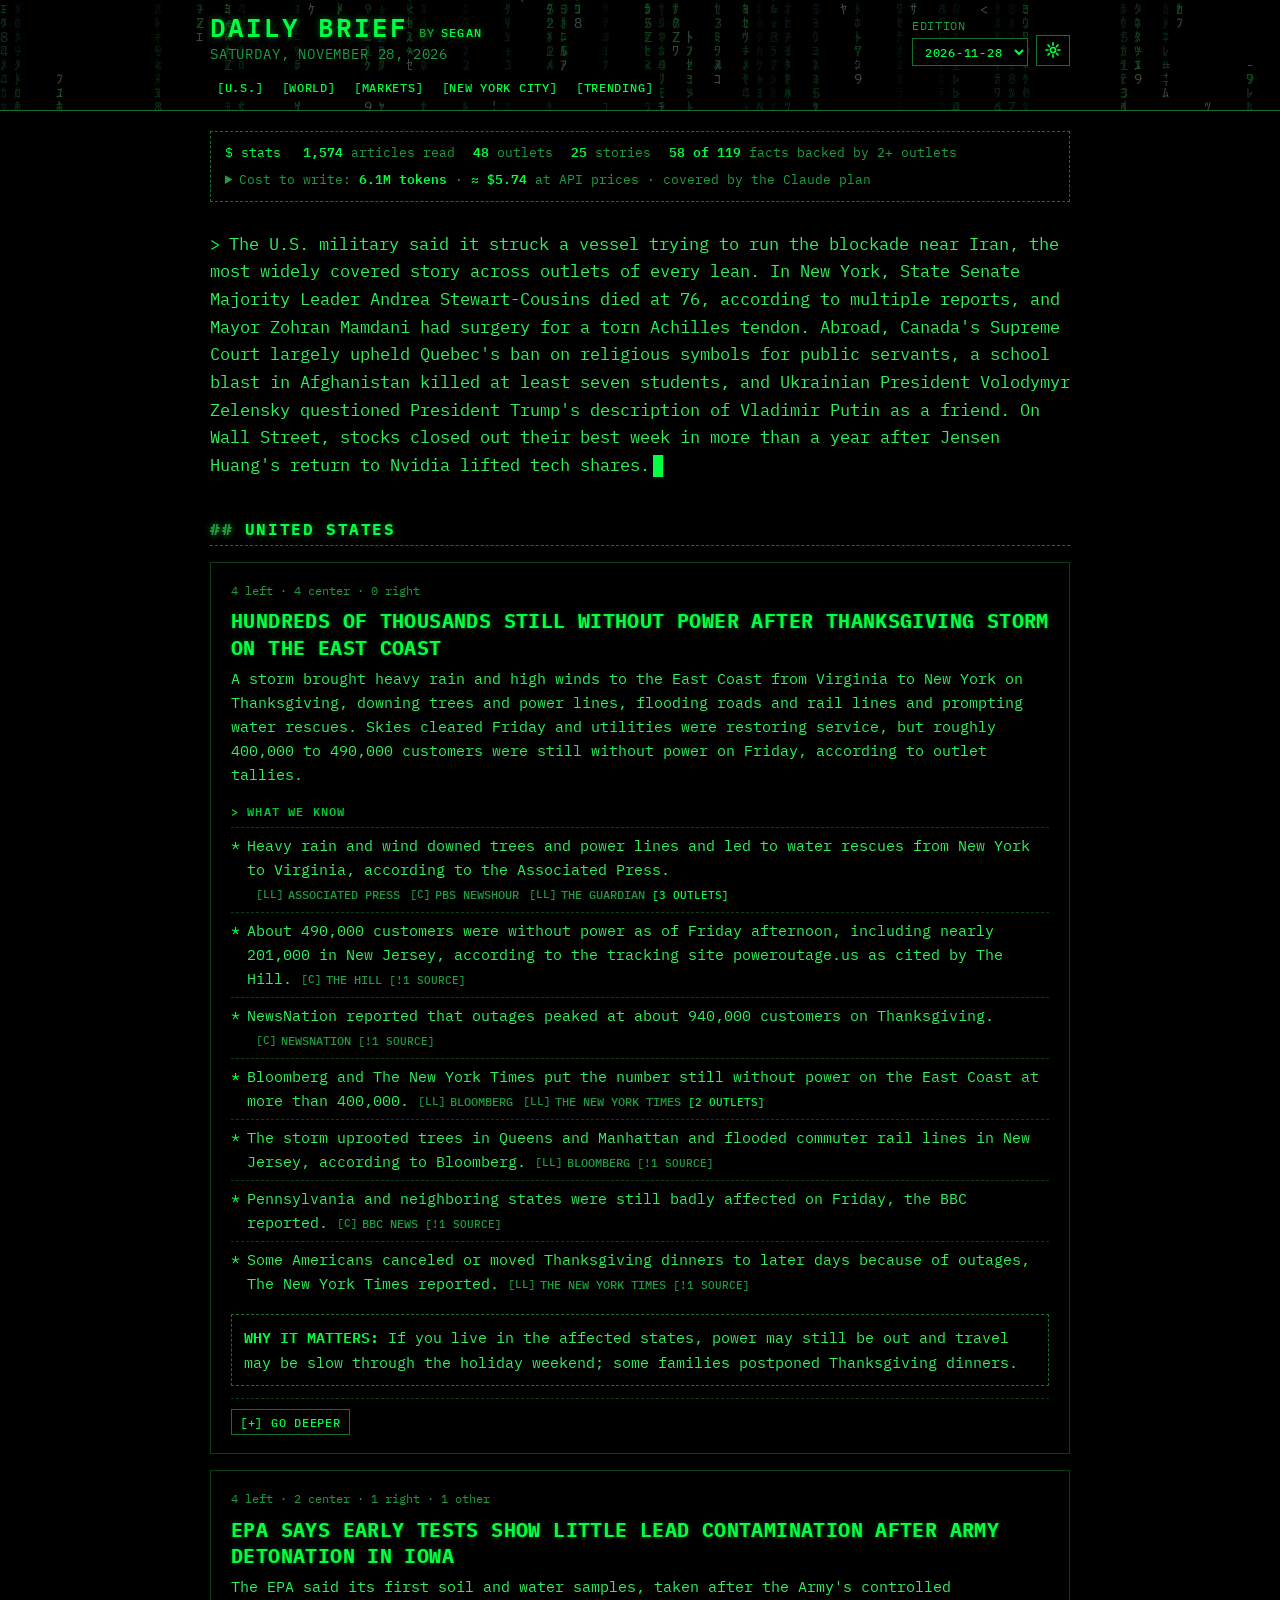
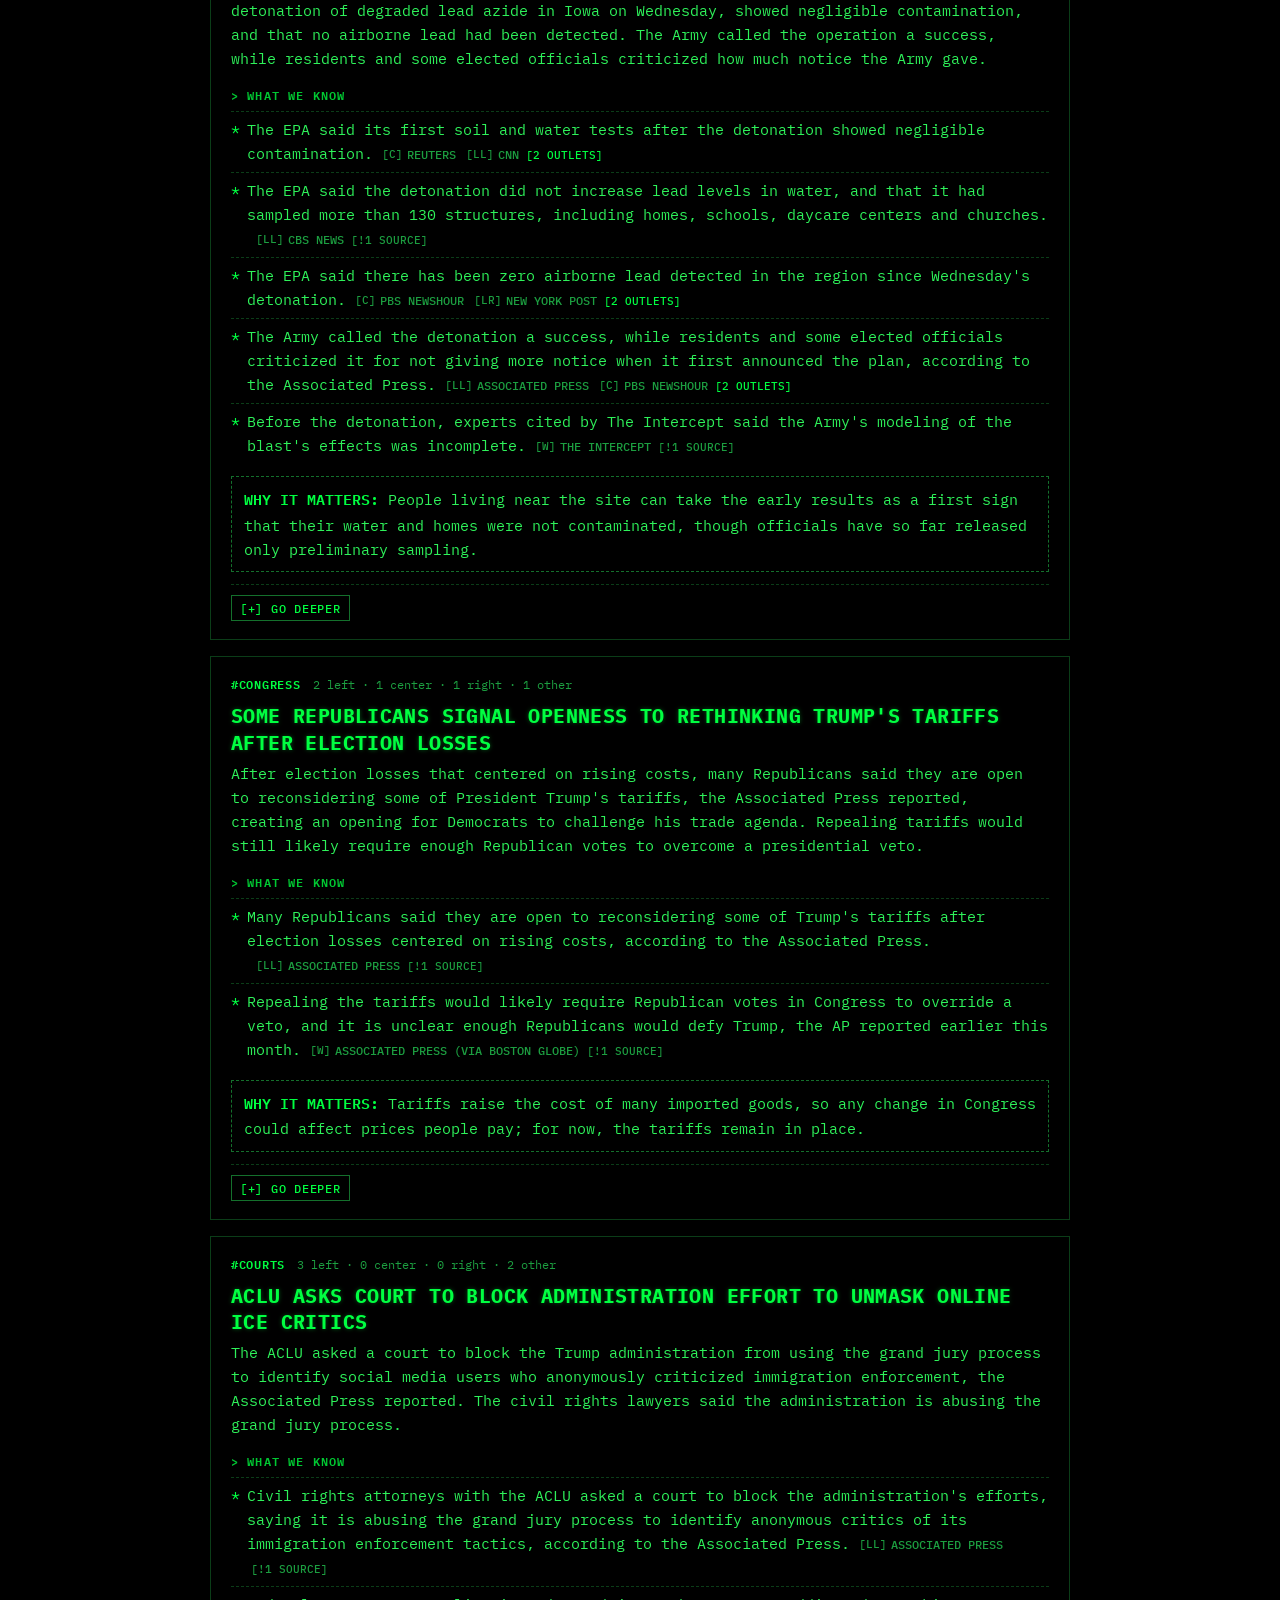
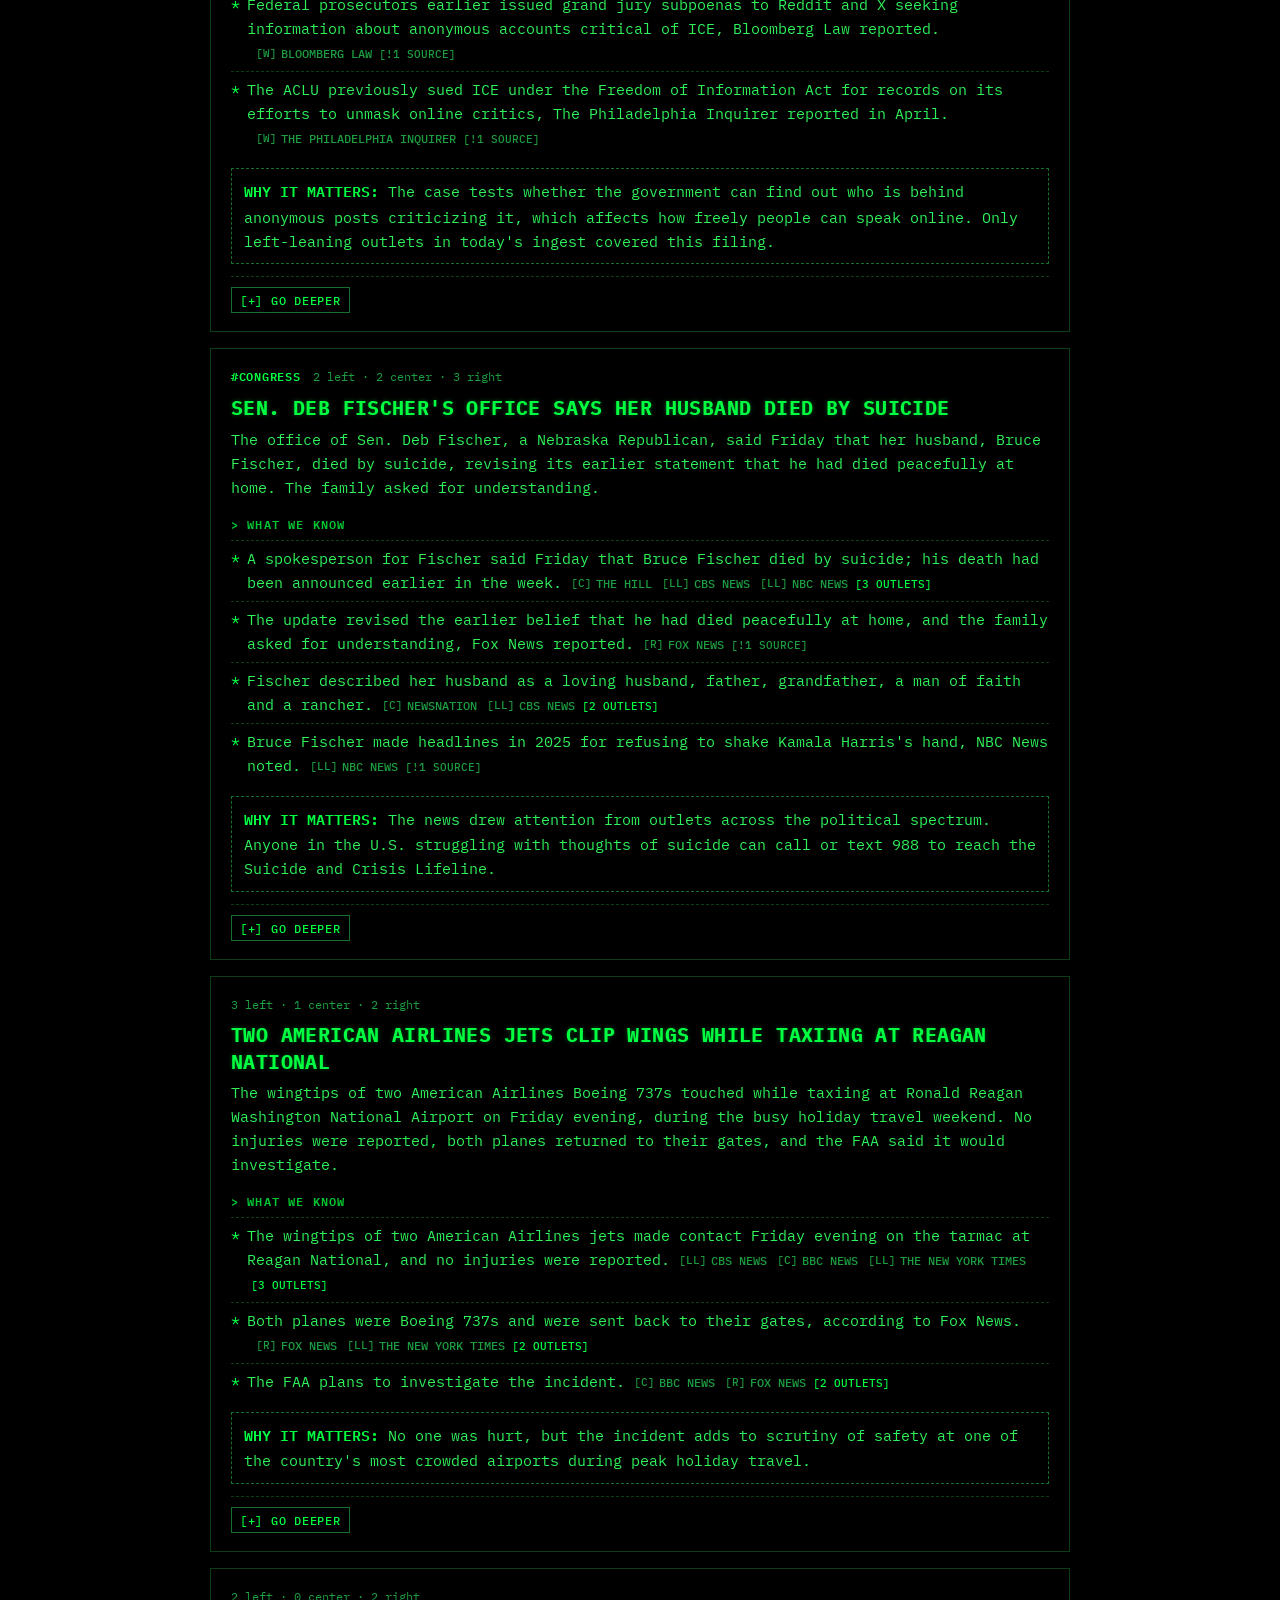
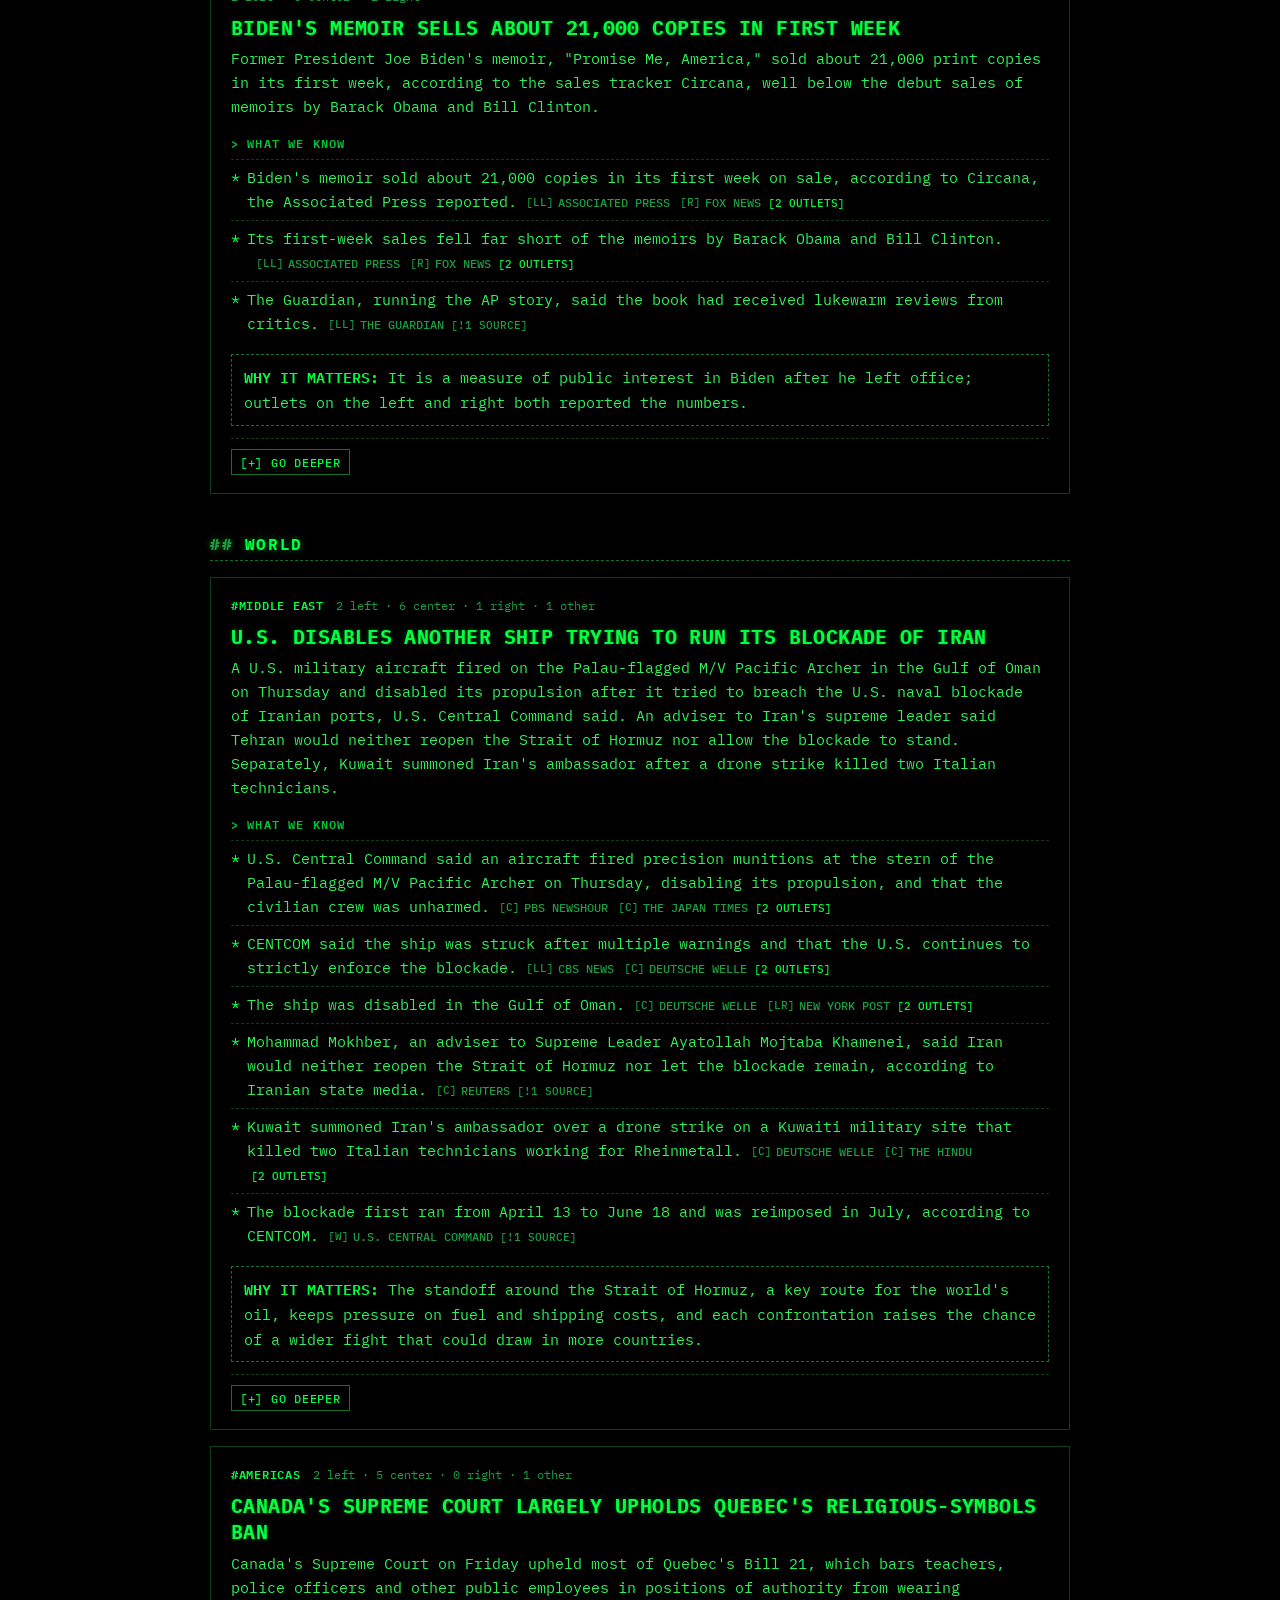
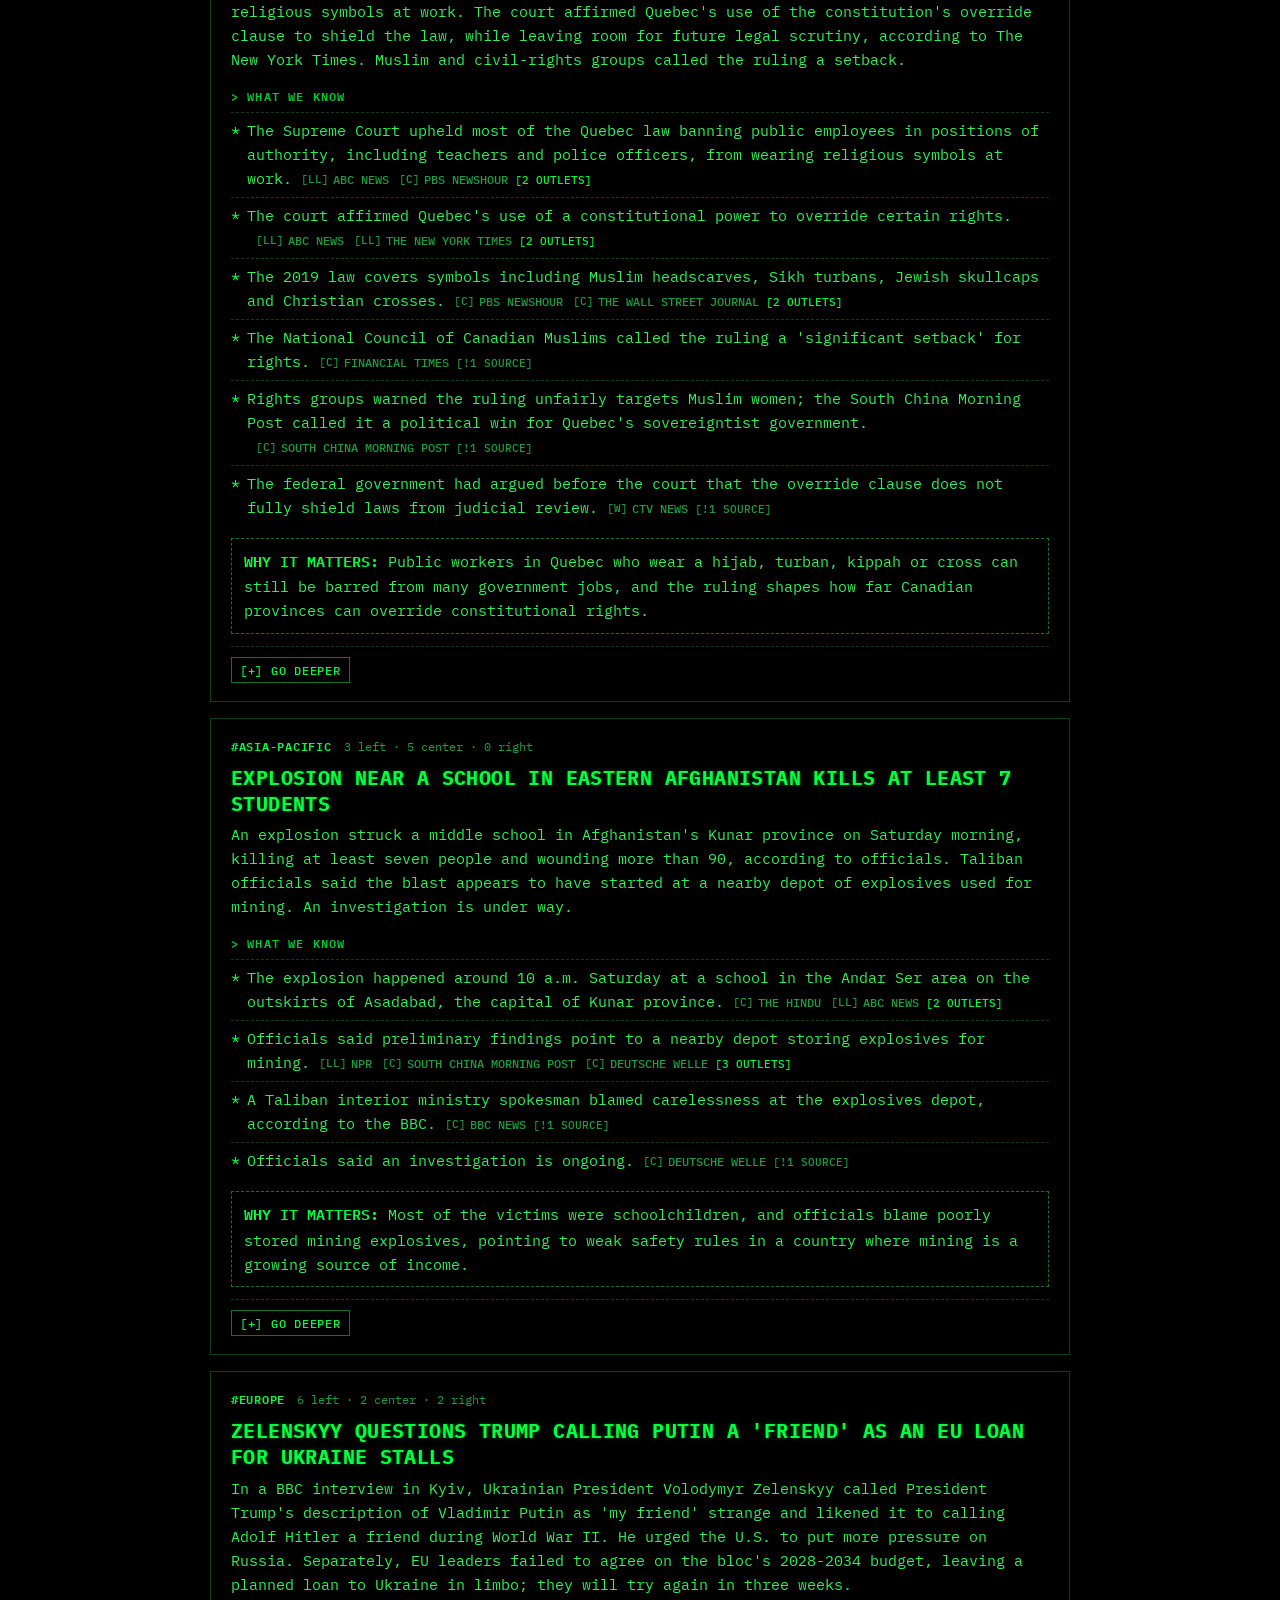
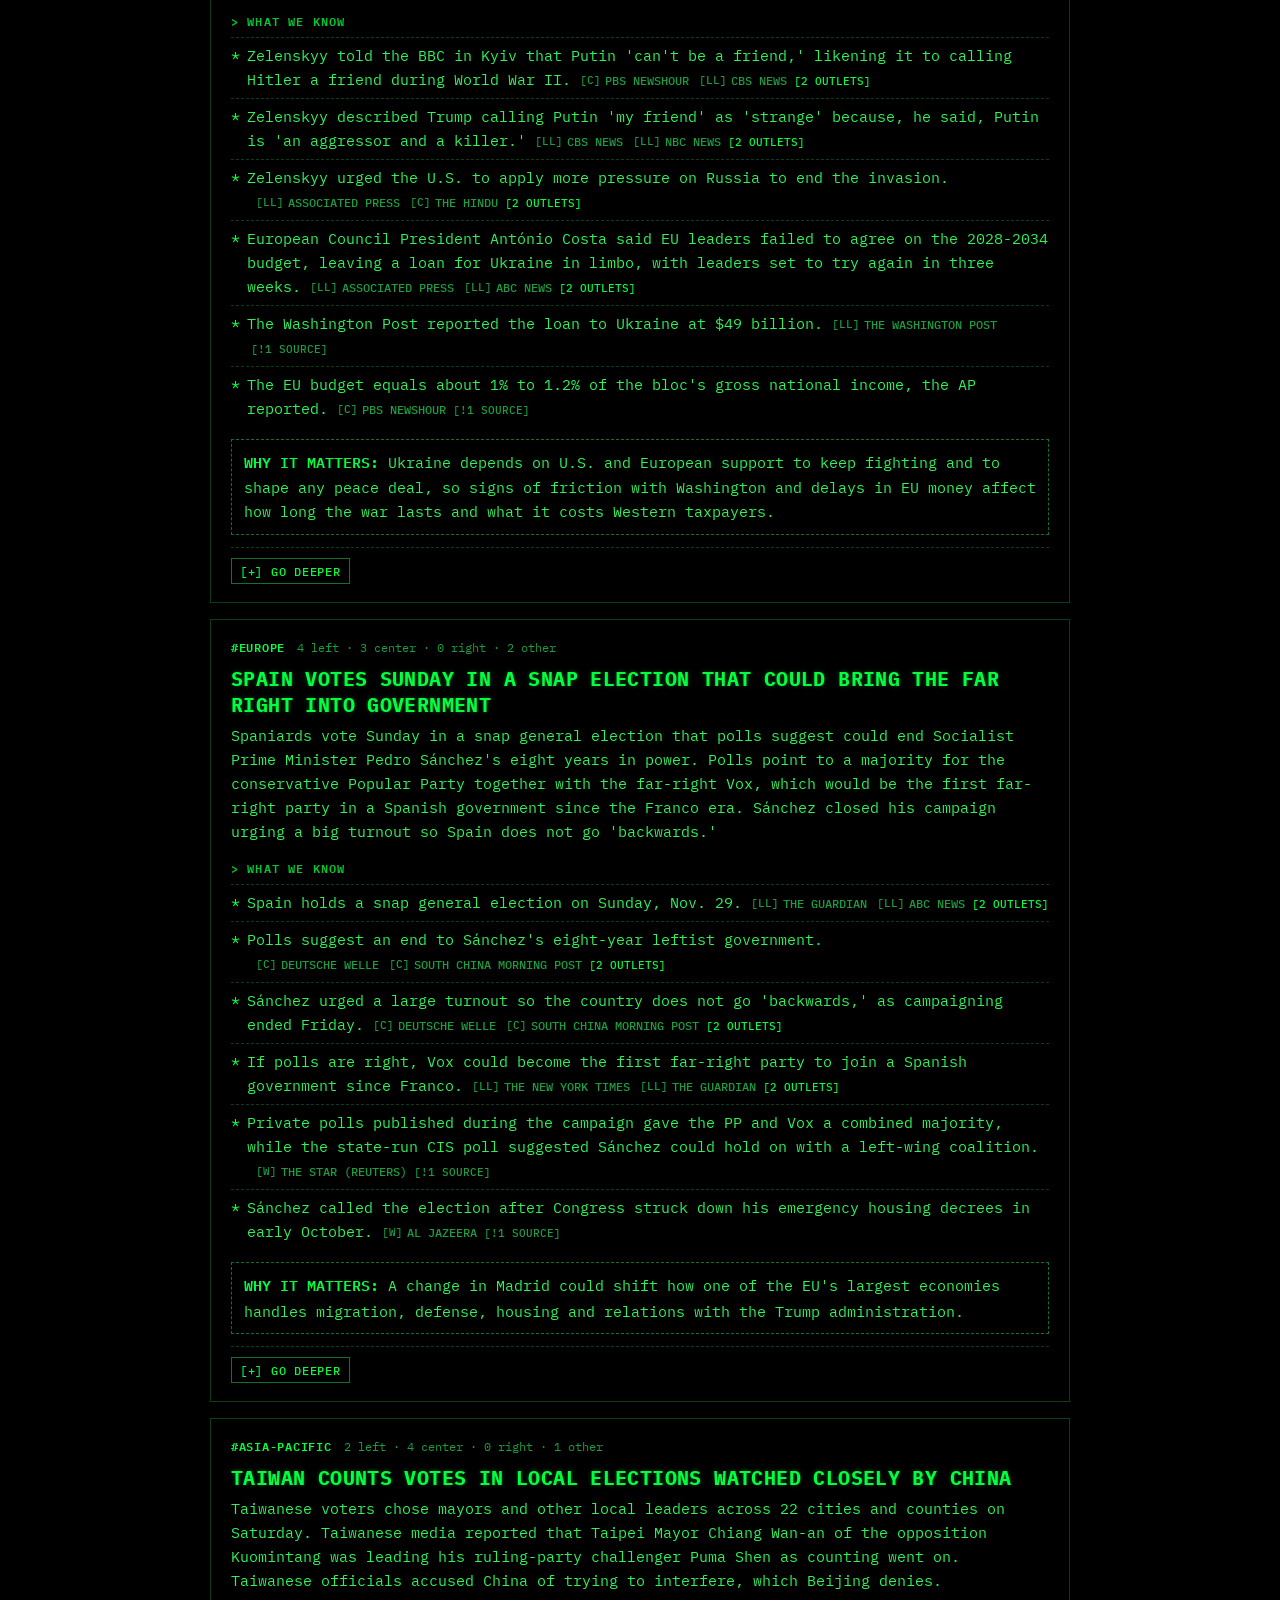
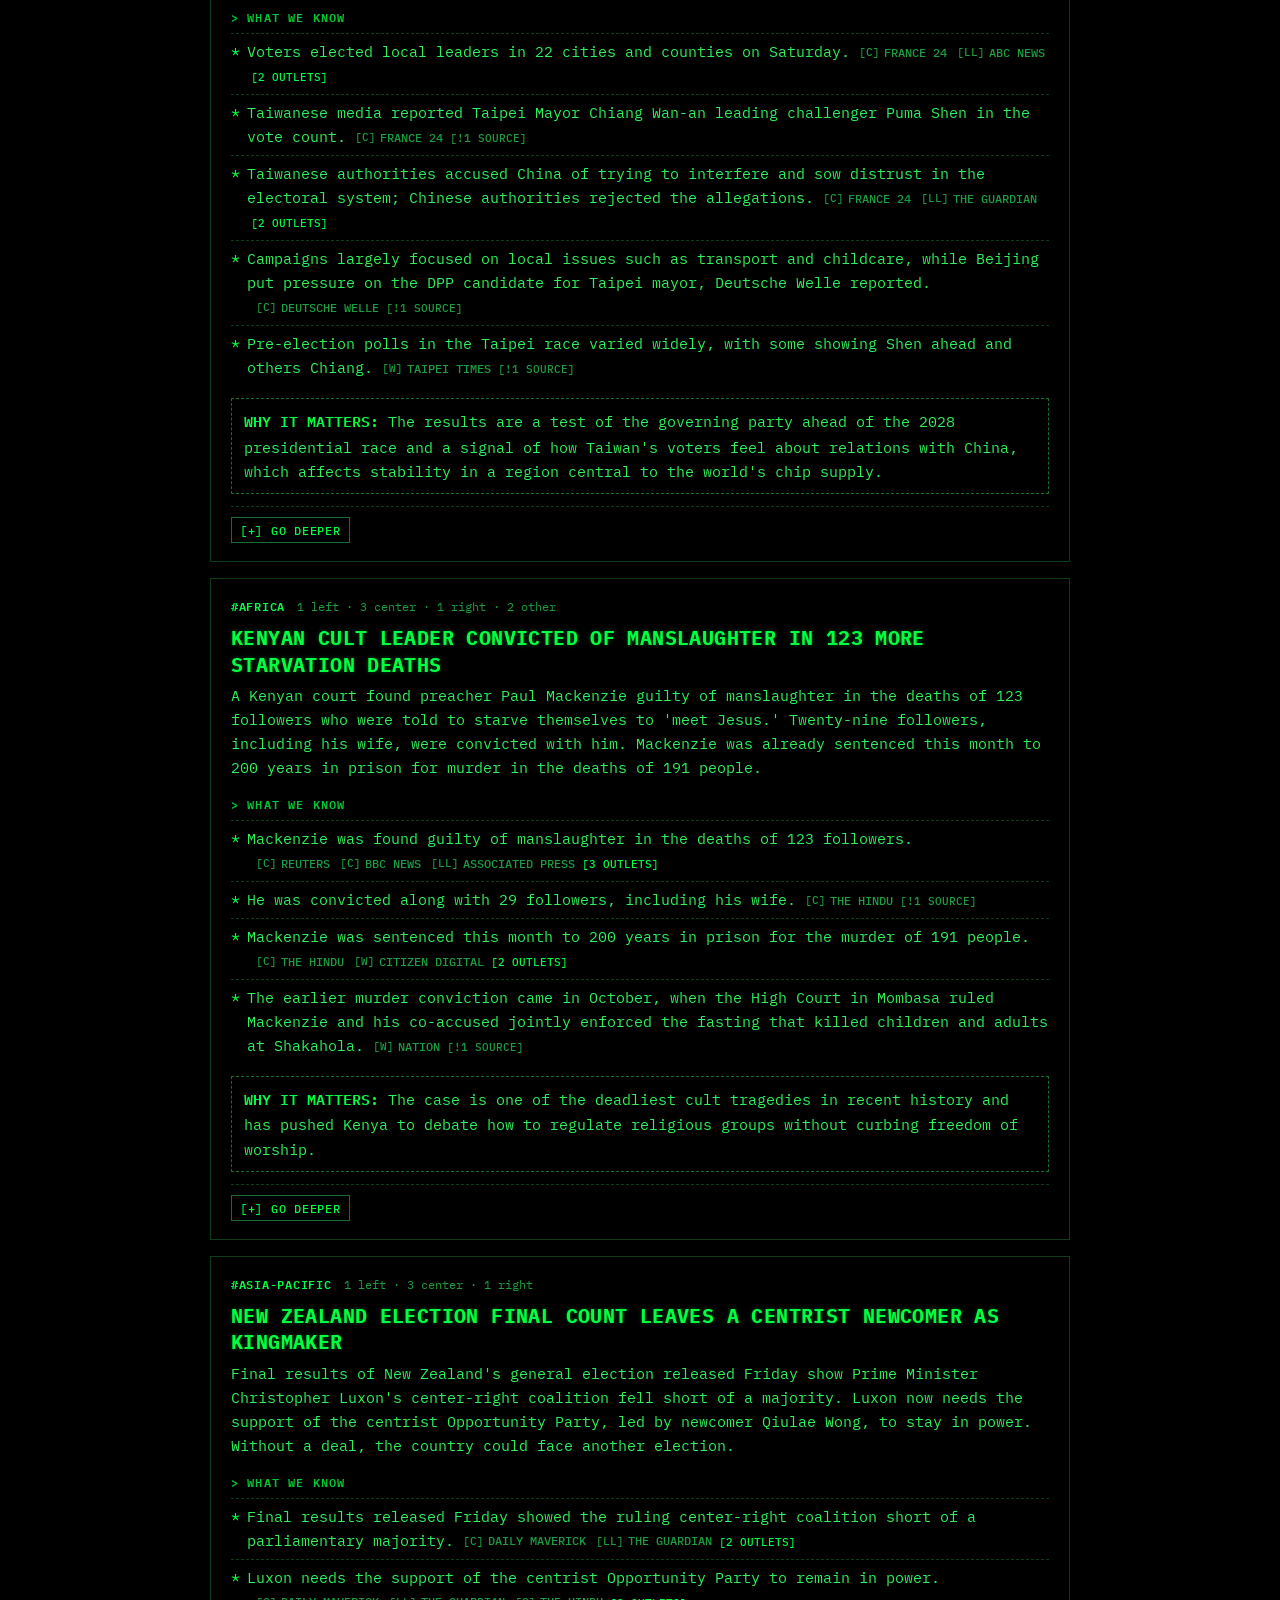
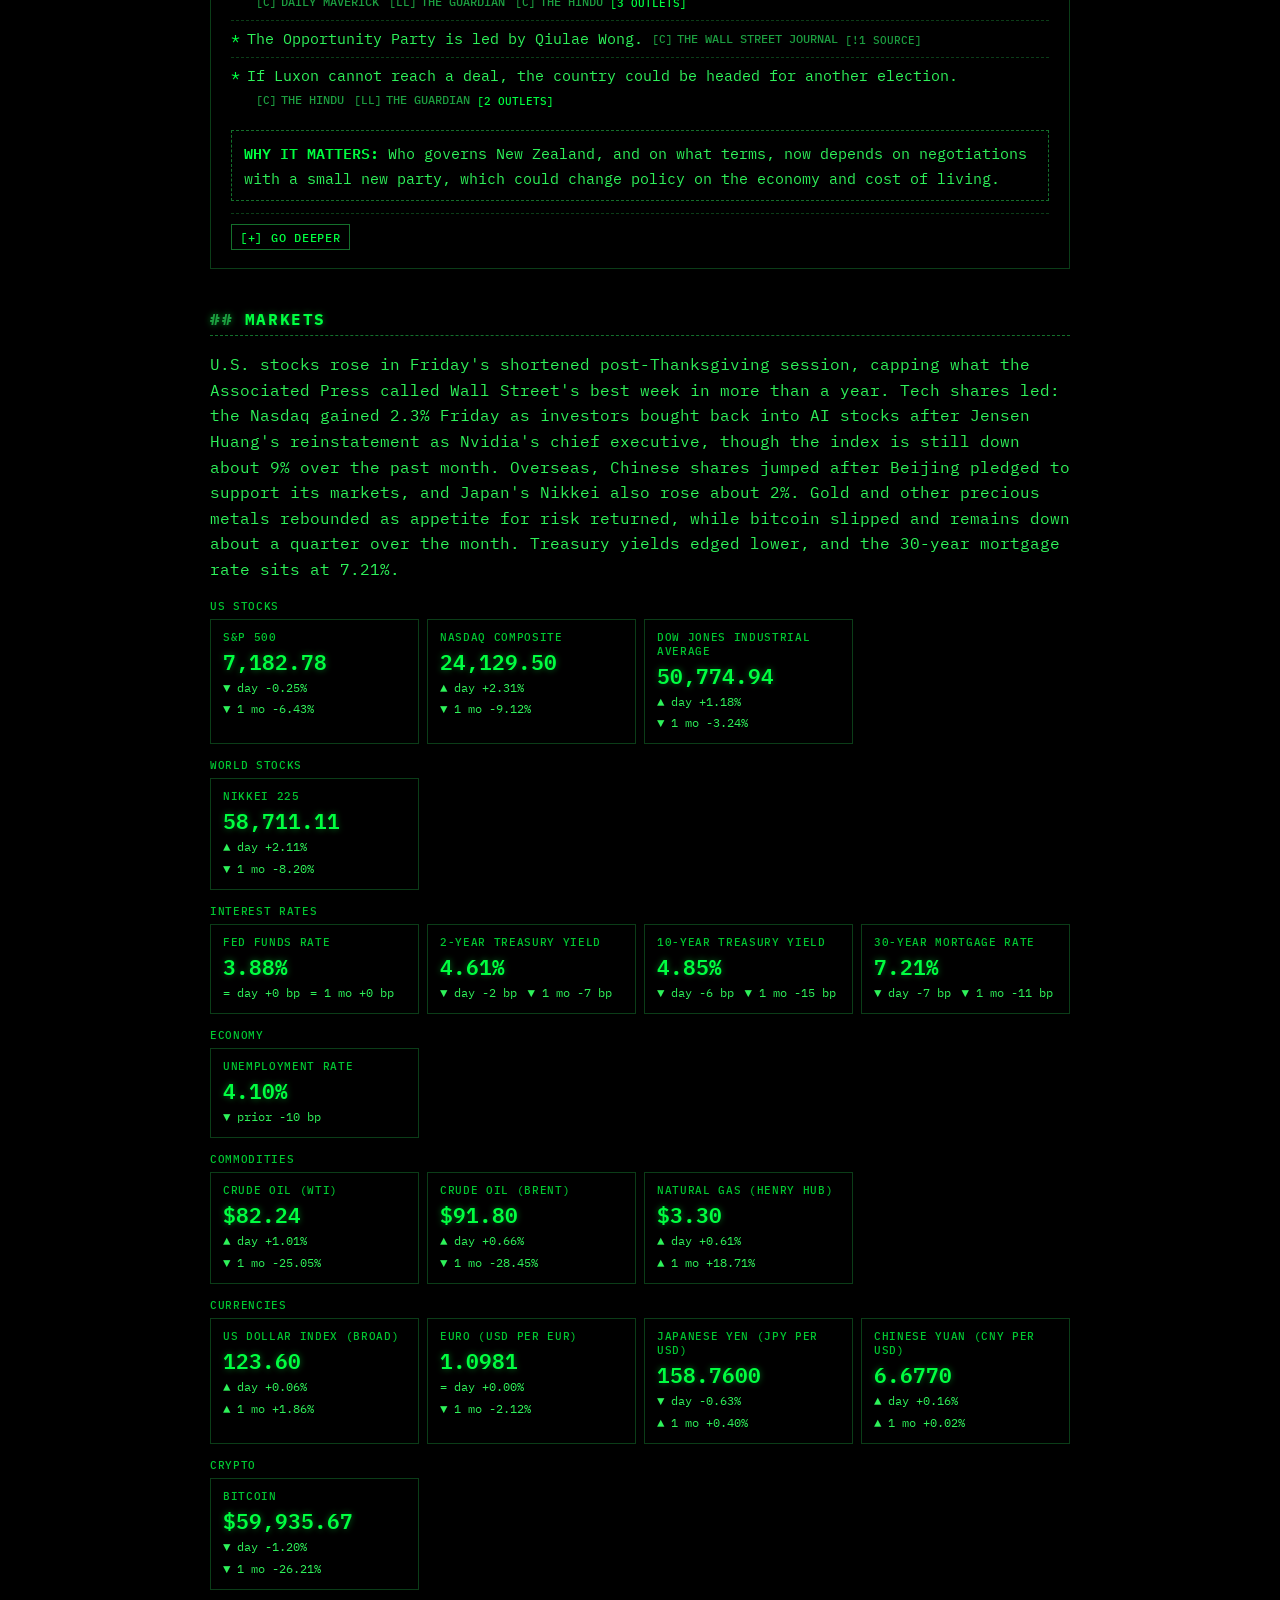
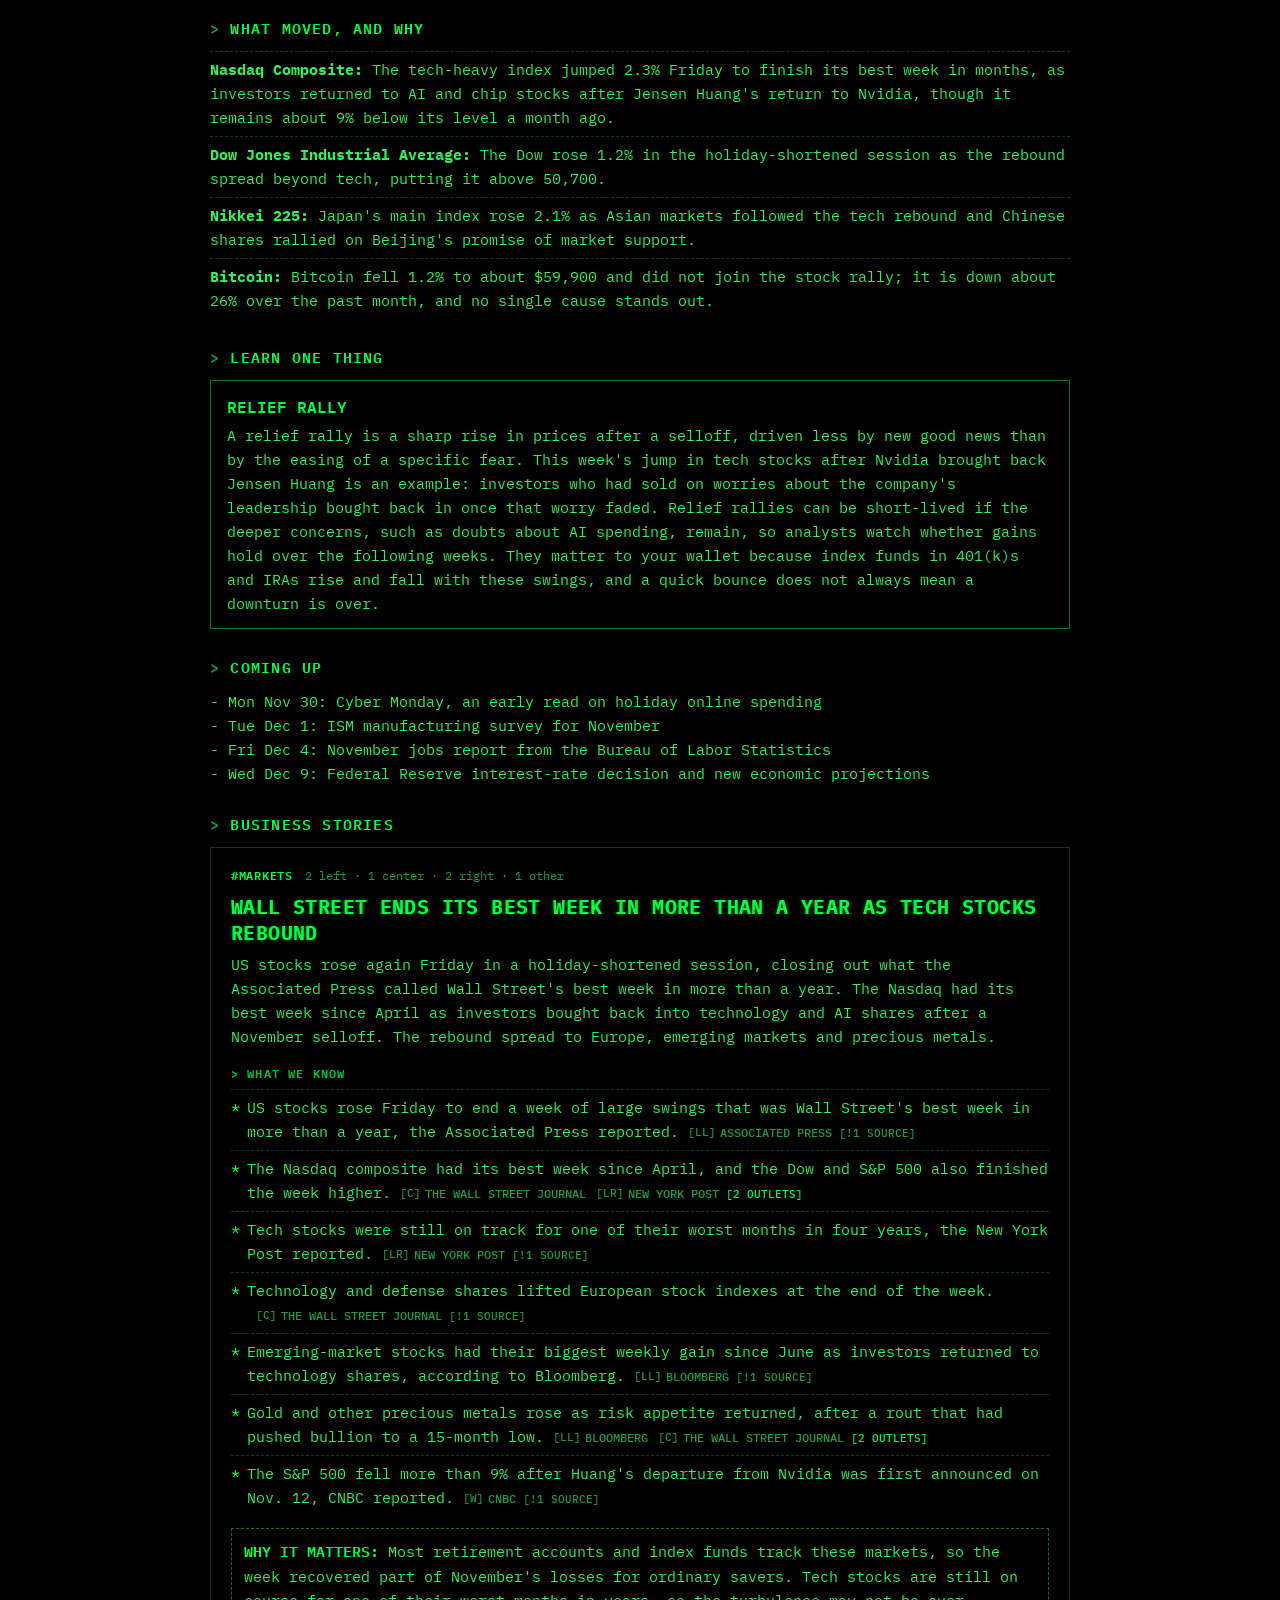
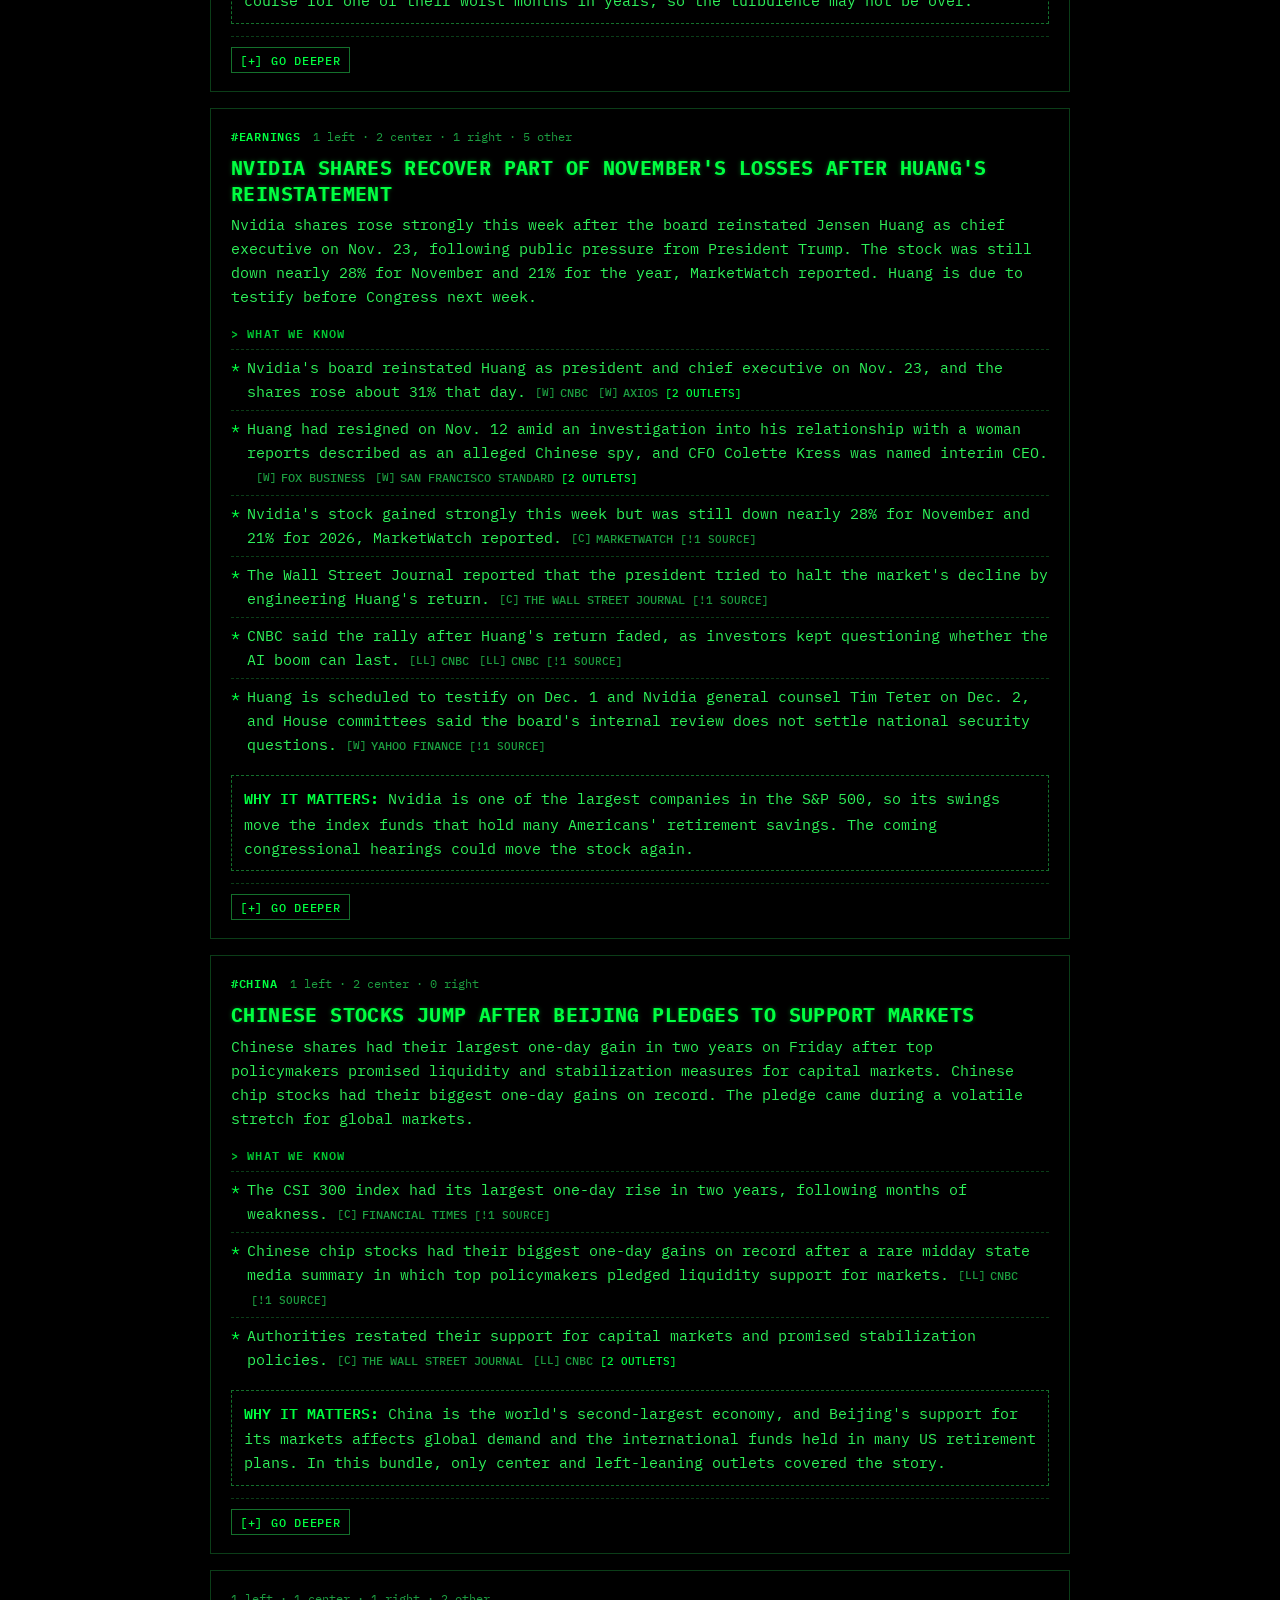
<file: docs/index.html>
<!doctype html>
<html lang="en">
<head>
  <meta charset="utf-8">
  <meta name="viewport" content="width=device-width, initial-scale=1">
  <meta name="robots" content="noindex, nofollow">
  <meta name="description" content="A personal daily news brief: what outlets agree on, where they differ, and what they left out.">
  <title>Daily Brief</title>
  <script src="skin.js"></script>
  <link rel="preconnect" href="https://fonts.googleapis.com">
  <link rel="preconnect" href="https://fonts.gstatic.com" crossorigin>
  <link rel="stylesheet" href="https://fonts.googleapis.com/css2?family=Barlow:wght@500;600;700&family=Barlow+Condensed:wght@600;700&family=Fraunces:opsz,wght,SOFT@9..144,400..700,100&family=IBM+Plex+Mono:wght@400;500;600;700&family=Inter:wght@400;500;600&family=Newsreader:opsz,wght@6..72,400;6..72,600;6..72,700&family=Share+Tech+Mono&display=swap">
  <link rel="stylesheet" href="styles.css">
  <link rel="stylesheet" href="steel.css">
  <link rel="stylesheet" href="terminal.css">
  <link rel="stylesheet" href="rose.css">
</head>
<body>
  <header class="masthead">
    <canvas class="rain" id="rain" aria-hidden="true"></canvas>
    <div class="wrap masthead-row">
      <div>
        <h1 class="brand">
          <span class="wordmark">Daily Brief</span>
          <span class="byline">by
            <img class="signature on-dark" src="assets/Signature.png" alt="Segan" width="311" height="88">
            <img class="signature on-light" src="assets/SignatureDark.png" alt="Segan" width="311" height="88">
            <span class="byline-name">Segan</span>
          </span>
        </h1>
        <p class="dateline" id="dateline"></p>
      </div>
      <div class="controls">
        <label class="edition">
          <span>Edition</span>
          <select id="edition" aria-label="Choose an edition"></select>
        </label>
        <details class="settings" id="settings">
          <summary aria-label="Display settings" title="Display settings">
            <svg viewBox="0 0 24 24" width="18" height="18" aria-hidden="true"><g fill="none" stroke="currentColor" stroke-width="2.2" stroke-linecap="round"><circle cx="12" cy="12" r="3.4"/><path d="M12 2.5v3M12 18.5v3M2.5 12h3M18.5 12h3M5.3 5.3l2.1 2.1M16.6 16.6l2.1 2.1M5.3 18.7l2.1-2.1M16.6 7.4l2.1-2.1"/></g></svg>
          </summary>
          <form class="settings-panel" id="settings-panel"></form>
        </details>
      </div>
    </div>
    <nav class="section-nav" aria-label="Sections">
      <div class="wrap" id="section-nav"></div>
    </nav>
  </header>
  <main class="wrap" id="app">
    <p class="status">Loading the brief…</p>
  </main>
  <footer class="wrap footer" id="footer"></footer>
  <script type="module" src="app.js"></script>
</body>
</html>
</file>
<file: docs/styles.css>
:root {
  --bg: #f7f5f0;
  --surface: #ffffff;
  --surface-2: #f0ede6;
  --text: #1c1b19;
  --muted: #6b675f;
  --border: #e2ddd2;
  --accent: #8a3b12;
  --up: #1f7a4d;
  --down: #b3261e;
  --lean-left: #2b5fb8;
  --lean-lean_left: #6f93d6;
  --lean-center: #8c8577;
  --lean-lean_right: #d77a6b;
  --lean-right: #b8352b;
  --lean-unrated: #b9b2a3;
  --radius: 10px;
  --shadow: 0 1px 2px rgb(0 0 0 / 0.04), 0 2px 8px rgb(0 0 0 / 0.04);
  --serif: "Newsreader", Georgia, "Times New Roman", serif;
  --sans: "Inter", system-ui, -apple-system, "Segoe UI", sans-serif;
  --signature-light: inline;
  --signature-dark: none;
  color-scheme: light;
}

/* Paper, like Rosé (rose.css), follows the system's light or dark setting;
   Matrix (terminal.css) and Cold Steel (steel.css) are always dark. */
@media (prefers-color-scheme: dark) {
  :root:is([data-kit="paper"], :not([data-kit])) {
    --bg: #141412;
    --surface: #1d1c1a;
    --surface-2: #262522;
    --text: #ece9e2;
    --muted: #a39e93;
    --border: #34322e;
    --accent: #e39a6b;
    --up: #4cc38a;
    --down: #f2726a;
    --lean-left: #6d9bf0;
    --lean-lean_left: #9bb8ee;
    --lean-center: #a8a194;
    --lean-lean_right: #eba194;
    --lean-right: #f07468;
    --lean-unrated: #6f6a60;
    --shadow: none;
    --signature-light: none;
    --signature-dark: inline;
    color-scheme: dark;
  }
}

* { box-sizing: border-box; }

html { scroll-padding-top: 7.5rem; }

body {
  margin: 0;
  background: var(--bg);
  color: var(--text);
  font: 16px/1.55 var(--sans);
  -webkit-font-smoothing: antialiased;
}

a { color: inherit; text-decoration-color: color-mix(in srgb, currentColor 35%, transparent); text-underline-offset: 2px; }
a:hover { color: var(--accent); }

.wrap { width: min(100% - 32px, 860px); margin-inline: auto; }

/* --- masthead ------------------------------------------------------------ */

.masthead {
  position: sticky;
  top: 0;
  z-index: 10;
  background: color-mix(in srgb, var(--bg) 92%, transparent);
  backdrop-filter: blur(8px);
  border-bottom: 1px solid var(--border);
}

.rain { display: none; }

.masthead-row { position: relative; display: flex; align-items: end; justify-content: space-between; gap: 16px; padding-top: 14px; }
.brand { display: flex; flex-wrap: wrap; align-items: baseline; gap: 0 10px; font: 700 1.9rem/1 var(--serif); margin: 0; letter-spacing: -0.01em; }
.byline { display: inline-flex; align-items: center; gap: 6px; font: 500 0.8rem var(--sans); color: var(--muted); letter-spacing: 0.04em; }
.signature { height: 18px; width: auto; }
.signature.on-light { display: var(--signature-light); }
.signature.on-dark { display: var(--signature-dark); }
.byline-name { display: none; }
.controls { display: flex; align-items: end; gap: 8px; }
.dateline { margin: 4px 0 0; color: var(--muted); font-size: 0.85rem; }

.edition { display: flex; flex-direction: column; gap: 2px; font-size: 0.72rem; color: var(--muted); text-transform: uppercase; letter-spacing: 0.06em; }
.edition select {
  font: 500 0.9rem var(--sans);
  color: var(--text);
  background: var(--surface);
  border: 1px solid var(--border);
  border-radius: 8px;
  padding: 4px 8px;
}

/* --- settings menu ------------------------------------------------------- */

.settings { position: relative; }
.settings > summary {
  list-style: none;
  cursor: pointer;
  display: grid;
  place-items: center;
  width: 34px;
  height: 31px;
  border: 1px solid var(--border);
  border-radius: 8px;
  background: var(--surface);
  color: var(--muted);
}
.settings > summary::-webkit-details-marker { display: none; }
.settings > summary:hover, .settings[open] > summary { color: var(--text); border-color: var(--accent); }
.settings-panel {
  position: absolute;
  right: 0;
  top: calc(100% + 8px);
  z-index: 20;
  width: min(330px, calc(100vw - 32px));
  padding: 14px;
  background: var(--surface);
  border: 1px solid var(--border);
  border-radius: var(--radius);
  box-shadow: 0 8px 24px rgb(0 0 0 / 0.18);
}
.segmented { border: 0; margin: 0 0 12px; padding: 0; display: flex; flex-wrap: wrap; gap: 4px; }
.segmented legend { width: 100%; padding: 0; margin-bottom: 6px; font: 600 0.72rem var(--sans); text-transform: uppercase; letter-spacing: 0.08em; color: var(--muted); }
.segment { flex: 1; }
.segment input { position: absolute; opacity: 0; pointer-events: none; }
.segment span {
  white-space: nowrap;
  display: block;
  text-align: center;
  padding: 6px 8px;
  font-size: 0.85rem;
  font-weight: 500;
  border: 1px solid var(--border);
  border-radius: 6px;
  cursor: pointer;
}
.segment input:checked + span { background: var(--text); color: var(--bg); border-color: var(--text); }
.segment input:focus-visible + span { outline: 2px solid var(--accent); outline-offset: 2px; }
.toggle { display: flex; align-items: center; gap: 8px; font-size: 0.85rem; cursor: pointer; }
.toggle[hidden] { display: none; }
.toggle input { width: 16px; height: 16px; accent-color: var(--accent); }

.section-nav .wrap { display: flex; gap: 4px; overflow-x: auto; padding: 8px 0 10px; scrollbar-width: none; }
.section-nav a {
  flex: none;
  text-decoration: none;
  font-size: 0.88rem;
  font-weight: 500;
  padding: 5px 12px;
  border-radius: 999px;
  border: 1px solid var(--border);
  background: var(--surface);
}
.section-nav a:hover { border-color: var(--accent); }

/* --- overview ------------------------------------------------------------ */

.overview { margin: 28px 0 8px; }
.overview p { font: 400 1.25rem/1.5 var(--serif); margin: 0; }
.prompt { display: none; }
.status { color: var(--muted); margin: 40px 0; }

/* --- edition bar ----------------------------------------------------------- */

.edition-bar {
  margin: 20px 0 0;
  padding: 10px 14px;
  background: var(--surface);
  border: 1px solid var(--border);
  border-radius: var(--radius);
  font-size: 0.84rem;
  color: var(--muted);
}
.edition-stats { display: flex; flex-wrap: wrap; gap: 4px 18px; }
.edition-bar strong { color: var(--text); font-weight: 600; }
.edition-cost { margin-top: 6px; }
.edition-cost > summary { cursor: pointer; }
.edition-cost p { margin: 6px 0 0; }
.cost-table { overflow-x: auto; }
.cost-table table { width: 100%; border-collapse: collapse; margin: 10px 0 4px; font-variant-numeric: tabular-nums; white-space: nowrap; }
.cost-table th, .cost-table td { text-align: right; padding: 4px 8px; border-bottom: 1px solid var(--border); }
.cost-table th:first-child, .cost-table td:first-child { text-align: left; }
.cost-table th { font-weight: 600; color: var(--muted); }

/* --- sections ------------------------------------------------------------ */

.section { margin-top: 40px; }
.section-title {
  font: 600 0.78rem var(--sans);
  text-transform: uppercase;
  letter-spacing: 0.1em;
  color: var(--accent);
  border-bottom: 2px solid var(--text);
  padding-bottom: 6px;
  margin: 0 0 16px;
}
.section-title .plate { display: inline; }
.section-empty { color: var(--muted); font-style: italic; }
.subhead { font: 600 1.05rem var(--serif); margin: 26px 0 10px; }

/* --- story card ---------------------------------------------------------- */

.story {
  background: var(--surface);
  border: 1px solid var(--border);
  border-radius: var(--radius);
  box-shadow: var(--shadow);
  padding: 18px 20px;
  margin-bottom: 16px;
}
.story-meta { display: flex; flex-wrap: wrap; align-items: center; gap: 8px 12px; font-size: 0.78rem; color: var(--muted); }
.tag { font-weight: 600; text-transform: uppercase; letter-spacing: 0.06em; color: var(--accent); }
.story h3 { font: 600 1.4rem/1.25 var(--serif); margin: 8px 0 6px; }
.story .summary { margin: 0 0 12px; }

.spectrum { display: inline-flex; align-items: center; gap: 6px; }
.spectrum-bar { display: inline-flex; width: 96px; height: 6px; border-radius: 3px; overflow: hidden; background: var(--surface-2); }
.spectrum-bar span { display: block; height: 100%; }
.spectrum-bar .left { background: var(--lean-left); }
.spectrum-bar .center { background: var(--lean-center); }
.spectrum-bar .right { background: var(--lean-right); }
.spectrum-bar .unrated { background: var(--lean-unrated); }

.label { font: 600 0.72rem var(--sans); text-transform: uppercase; letter-spacing: 0.08em; color: var(--muted); margin: 14px 0 6px; }

.facts { list-style: none; margin: 0; padding: 0; }
.facts li { padding: 6px 0 6px 16px; position: relative; border-top: 1px dashed var(--border); }
.facts li:first-child { border-top: 0; }
.facts li::before { content: ""; position: absolute; left: 2px; top: 15px; width: 6px; height: 6px; border-radius: 50%; background: var(--text); }

.chips { display: inline-flex; flex-wrap: wrap; gap: 4px; margin-left: 6px; vertical-align: 1px; }
.chip {
  display: inline-flex;
  align-items: center;
  gap: 4px;
  font-size: 0.7rem;
  font-weight: 500;
  line-height: 1;
  padding: 3px 6px;
  border-radius: 4px;
  background: var(--surface-2);
  color: var(--muted);
  text-decoration: none;
  white-space: nowrap;
}
.chip:hover { color: var(--text); }
.dot { width: 7px; height: 7px; border-radius: 50%; flex: none; background: var(--lean-unrated); }
.dot.left { background: var(--lean-left); }
.dot.lean_left { background: var(--lean-lean_left); }
.dot.center { background: var(--lean-center); }
.dot.lean_right { background: var(--lean-lean_right); }
.dot.right { background: var(--lean-right); }

.badge { font-size: 0.68rem; font-weight: 600; padding: 2px 6px; border-radius: 4px; margin-left: 4px; white-space: nowrap; }
.badge.solid { color: var(--up); background: color-mix(in srgb, var(--up) 12%, transparent); }
.badge.thin { color: var(--down); background: color-mix(in srgb, var(--down) 10%, transparent); }

.why { margin: 12px 0 0; padding: 10px 12px; background: var(--surface-2); border-radius: 8px; font-size: 0.95rem; }
.why strong { font-weight: 600; }

details.deeper { margin-top: 12px; border-top: 1px solid var(--border); padding-top: 10px; }
details.deeper > summary { cursor: pointer; font-weight: 600; font-size: 0.9rem; color: var(--accent); list-style: none; }
details.deeper > summary::-webkit-details-marker { display: none; }
details.deeper > summary::after { content: " ↓"; }
details.deeper[open] > summary::after { content: " ↑"; }
.deeper p { margin: 0 0 8px; }

.dispute { margin-bottom: 10px; }
.dispute-topic { font-weight: 600; margin-bottom: 4px; }
.position { padding-left: 12px; border-left: 3px solid var(--border); margin: 4px 0; }

.framing-row { display: grid; grid-template-columns: 112px 1fr; gap: 4px 12px; padding: 8px 0; border-top: 1px dashed var(--border); }
.framing-row:first-of-type { border-top: 0; }
.framing-outlet { display: flex; align-items: center; gap: 6px; font-size: 0.8rem; font-weight: 600; }
.framing-headline { font: 500 1rem/1.35 var(--serif); }
.framing-note { grid-column: 2; font-size: 0.85rem; color: var(--muted); }

.omission { margin-bottom: 8px; }
.omission-missing { font-size: 0.82rem; color: var(--muted); }

.sources { list-style: none; margin: 0; padding: 0; }
.sources li { display: grid; grid-template-columns: 14px 1fr; gap: 2px 8px; padding: 8px 0; border-top: 1px dashed var(--border); }
.sources li:first-child { border-top: 0; }
.sources .dot { margin-top: 8px; }
.source-outlet { font-size: 0.78rem; font-weight: 600; color: var(--muted); }
.source-flag { font-weight: 500; margin-left: 6px; }
.source-title { font: 500 0.98rem/1.35 var(--serif); }
.source-takeaway { grid-column: 2; font-size: 0.86rem; color: var(--muted); }

/* --- markets -------------------------------------------------------------- */

.markets-summary { font: 400 1.08rem/1.55 var(--serif); margin: 0 0 16px; }
.quote-group { margin-bottom: 14px; }
.quote-group h4 { font: 600 0.72rem var(--sans); text-transform: uppercase; letter-spacing: 0.08em; color: var(--muted); margin: 0 0 6px; }
.quotes { display: grid; grid-template-columns: repeat(auto-fill, minmax(190px, 1fr)); gap: 8px; }
details.quote { background: var(--surface); border: 1px solid var(--border); border-radius: 8px; padding: 10px 12px; }
details.quote > summary { list-style: none; cursor: pointer; }
details.quote > summary::-webkit-details-marker { display: none; }
.quote-name { font-size: 0.8rem; color: var(--muted); }
.quote-value { font: 600 1.15rem var(--sans); font-variant-numeric: tabular-nums; }
.quote-changes { display: flex; flex-wrap: wrap; gap: 2px 10px; font-size: 0.78rem; font-variant-numeric: tabular-nums; }
.quote-changes span { white-space: nowrap; }
.quote-changes .up { color: var(--up); }
.quote-changes .down { color: var(--down); }
.quote-changes .flat { color: var(--muted); }
.quote-blurb { font-size: 0.8rem; color: var(--muted); margin: 8px 0 0; }
.quote-asof { font-size: 0.7rem; color: var(--muted); }

.movers { list-style: none; padding: 0; margin: 0; }
.movers li { padding: 6px 0; border-top: 1px dashed var(--border); }
.movers li:first-child { border-top: 0; }

.concept { background: var(--surface); border: 1px solid var(--border); border-left: 4px solid var(--accent); border-radius: 8px; padding: 12px 16px; }
.concept h4 { margin: 0 0 4px; font: 600 1.05rem var(--serif); }
.concept p { margin: 0; }

.watch { margin: 0; padding-left: 18px; }

/* --- trending ------------------------------------------------------------- */

.trend-notes { list-style: none; padding: 0; margin: 0; }
.trend-notes li { padding: 10px 0; border-top: 1px dashed var(--border); }
.trend-notes li:first-child { border-top: 0; }
.signal { font-size: 0.68rem; font-weight: 600; text-transform: uppercase; letter-spacing: 0.06em; color: var(--muted); margin-right: 6px; }
.trend-title { font-weight: 600; }
.signal-list { columns: 2 240px; gap: 24px; padding-left: 18px; margin: 6px 0 14px; font-size: 0.9rem; }
.signal-list li { break-inside: avoid; margin-bottom: 4px; }
.signal-detail { color: var(--muted); font-size: 0.8rem; }

/* --- footer --------------------------------------------------------------- */

.footer { margin-top: 56px; padding: 20px 0 48px; border-top: 1px solid var(--border); color: var(--muted); font-size: 0.85rem; }
.footer h2 { font: 600 1rem var(--serif); color: var(--text); margin: 0 0 6px; }
.legend { display: flex; flex-wrap: wrap; gap: 6px 14px; margin: 10px 0; }
.legend span { display: inline-flex; align-items: center; gap: 6px; }

@media (max-width: 560px) {
  .brand { font-size: 1.55rem; }
  .cost-table :is(th, td):is(:nth-child(3), :nth-child(4), :nth-child(5)) { display: none; }
  .cost-table :is(th, td):first-child { white-space: normal; }
  .edition > span { display: none; }
  .dateline { font-size: 0.75rem; }
  .signature { height: 15px; }
  .story { padding: 16px; }
  .story h3 { font-size: 1.25rem; }
  .framing-row { grid-template-columns: 1fr; }
  .framing-note { grid-column: 1; }
  .quotes { grid-template-columns: repeat(2, minmax(0, 1fr)); }
}
</file>
<file: docs/steel.css>
/* Cold Steel, after the plug-ins' skin of the same name (music-plugins
   shared/ui/Skin.cpp, SteelKit.cpp): blasted blue-black steel chassis,
   chamfered bolted modules, stamped plates, recessed display wells, Barlow in
   capitals for anything that labels. data-fx="off" drops the textures and
   scuffs (the plug-ins' Grit setting). */

/* --- palettes ------------------------------------------------------------- */

:root[data-skin="steel"] {
  --bg: #13171e;
  --surface: #2b323e;
  --surface-2: #36404f;
  --text: #e9edf2;
  --text-2: #bac3ce;
  --muted: #93a0b0;
  --label: #93a0b0;
  --border: #222833;
  --border-strong: #5b6678;
  --accent: #70a6dc;
  --accent-top: #8ac0f6;
  --accent-bottom: #4a80b6;
  --on-accent: #ffffff;
  --glow: #bfe0ff;
  --readout: #bfe0ff;
  --up: #80c692;
  --down: #e2646a;
  --warn: #b096ec;
  --field: #0a0d12;
  --bevel-light: #7d8899;
  --bevel-dark: #07090c;
  --control-top: #424c5c;
  --control-bottom: #2f3744;
  --plate: #1a1f27;
  --plate-edge: #3c4554;
  --plate-ink: #9aa6b6;
  --face-top: rgb(58 67 82 / 0.42);
  --face-mid: rgb(50 58 71 / 0.36);
  --face-bottom: rgb(42 49 60 / 0.46);
  --topbar: rgb(11 14 19 / 0.72);
  --topbar-line: rgb(58 67 82 / 0.8);
  --headline-glow: none;
  --lean-left: #6fa8f0;
  --lean-lean_left: #a3c6f2;
  --lean-center: #93a0b0;
  --lean-lean_right: #efa3a6;
  --lean-right: #e2646a;
  --lean-unrated: #5e6876;
  --chassis-image: url("assets/textures/steel-chassis.jpg");
  --panel-image: url("assets/textures/steel-panel.jpg");
  --bolt-image: url("assets/bolt-steel.svg");
  --scuff-image: url("assets/scuffs-steel.svg");
}

/* --- structure shared by the steel skins ---------------------------------- */

[data-kit="steel"] {
  --serif: "Barlow Condensed", "Arial Narrow", sans-serif;
  --sans: "Barlow", system-ui, sans-serif;
  --mono: "Share Tech Mono", ui-monospace, "SF Mono", Menlo, monospace;
  --radius: 3px;
  --chamfer: 12px;
  --grime: 0.32;
  --shadow: none;
  --signature-light: none;
  --signature-dark: inline;
  color-scheme: dark;
  scrollbar-color: var(--border-strong) var(--bg);
}
[data-kit="steel"][data-fx="off"] {
  --chassis-image: none;
  --panel-image: none;
  --scuff-image: none;
  --grime: 0.2;
}

[data-kit="steel"] body { font-weight: 500; }
[data-kit="steel"] body::before {
  content: "";
  position: fixed;
  inset: 0;
  z-index: -1;
  background: var(--bg) var(--chassis-image) center / cover no-repeat;
}
[data-kit="steel"] ::selection { background: var(--accent); color: var(--on-accent); }

/* Masthead: a dark bar over the chassis, like the plug-ins' top bar. */
[data-kit="steel"] .masthead { background: var(--topbar); backdrop-filter: none; border-bottom: 1px solid var(--topbar-line); }
[data-kit="steel"] .section-nav { position: relative; }
[data-kit="steel"] .brand { font: 700 2.1rem/1 var(--serif); text-transform: uppercase; letter-spacing: 0.1em; text-shadow: var(--headline-glow); }
[data-kit="steel"] .byline { font: 700 0.72rem var(--sans); text-transform: uppercase; letter-spacing: 0.14em; color: var(--muted); }
[data-kit="steel"] .signature { height: 20px; }
[data-kit="steel"] .dateline, [data-kit="steel"] .edition > span {
  font-family: var(--mono);
  text-transform: uppercase;
  letter-spacing: 0.08em;
  color: var(--muted);
}

/* Raised steel controls: nav, edition picker, gear, "go deeper". */
[data-kit="steel"] :is(.section-nav a, .edition select, .settings > summary, details.deeper > summary) {
  background: linear-gradient(var(--control-top), var(--control-bottom));
  border: 1px solid var(--bevel-dark);
  border-radius: 3px;
  box-shadow: inset 0 1px 0 color-mix(in srgb, var(--bevel-light) 70%, transparent), 0 1px 2px rgb(0 0 0 / 0.5);
  color: var(--text-2);
  font: 700 0.76rem var(--sans);
  text-transform: uppercase;
  letter-spacing: 0.09em;
}
[data-kit="steel"] :is(.section-nav a, .settings > summary, details.deeper > summary):hover,
[data-kit="steel"] .settings[open] > summary {
  color: var(--accent);
  border-color: var(--bevel-dark);
  text-shadow: 0 0 8px color-mix(in srgb, var(--glow) 60%, transparent);
}
[data-kit="steel"] .section-nav a { padding: 6px 12px; }
[data-kit="steel"] .edition select { padding: 6px 8px; }
[data-kit="steel"] details.deeper > summary { display: inline-flex; gap: 6px; padding: 7px 12px; }

/* Section titles: stamped plates with a seam running off to the right. */
[data-kit="steel"] .section-title {
  display: flex;
  align-items: center;
  gap: 12px;
  border: 0;
  padding: 0;
  margin-bottom: 18px;
}
[data-kit="steel"] .section-title::after { content: ""; flex: 1; height: 1px; background: var(--border-strong); opacity: 0.7; }
[data-kit="steel"] .section-title .plate {
  display: inline-block;
  padding: 7px 14px 6px;
  background: var(--plate);
  border: 1px solid var(--plate-edge);
  border-radius: 2px;
  box-shadow: 0 1.5px 0 rgb(0 0 0 / 0.6);
  font: 700 1.05rem/1 var(--serif);
  letter-spacing: 0.16em;
  color: var(--plate-ink);
  text-shadow: 0 1px 0 rgb(0 0 0 / 0.8);
}

/* Modules: chamfered, bolted slate steel. ::before is the dark outline,
   ::after the face (bolts, scuffs, grime, light, texture, base). */
[data-kit="steel"] .module {
  position: relative;
  isolation: isolate;
  background: none;
  border: 0;
  border-radius: 0;
  box-shadow: none;
  padding: 22px 24px 20px;
  filter: drop-shadow(0 4px 6px rgb(0 0 0 / 0.55));
}
[data-kit="steel"] .module::before,
[data-kit="steel"] .module::after {
  content: "";
  position: absolute;
  z-index: -1;
  clip-path: polygon(var(--chamfer) 0, 100% 0, 100% calc(100% - var(--chamfer)), calc(100% - var(--chamfer)) 100%, 0 100%, 0 var(--chamfer));
}
[data-kit="steel"] .module::before { inset: 0; background: var(--bevel-dark); }
[data-kit="steel"] .module::after {
  inset: 1px;
  background:
    var(--bolt-image) left 9px top 3px / 12px no-repeat,
    var(--bolt-image) right 3px top 3px / 12px no-repeat,
    var(--bolt-image) right 9px bottom 3px / 12px no-repeat,
    var(--bolt-image) left 3px bottom 3px / 12px no-repeat,
    var(--scuff-image) 0 0 / 420px 4px repeat-x,
    linear-gradient(to bottom, transparent calc(100% - 40px), rgb(0 0 0 / var(--grime))),
    linear-gradient(var(--face-top), var(--face-mid) 50%, var(--face-bottom)),
    var(--panel-image) 0 0 / 256px 256px repeat,
    var(--surface);
  box-shadow: inset 0 1px 0 color-mix(in srgb, var(--bevel-light) 75%, transparent);
}
[data-kit="steel"] .concept.module { border-left: 0; }
[data-kit="steel"] .concept.module::after {
  background:
    linear-gradient(to right, var(--accent) 0 3px, transparent 3px),
    var(--bolt-image) right 3px top 3px / 12px no-repeat,
    var(--bolt-image) right 9px bottom 3px / 12px no-repeat,
    var(--scuff-image) 0 0 / 420px 4px repeat-x,
    linear-gradient(var(--face-top), var(--face-mid) 50%, var(--face-bottom)),
    var(--panel-image) 0 0 / 256px 256px repeat,
    var(--surface);
}

/* Type inside modules. */
[data-kit="steel"] .story h3 { font: 700 1.55rem/1.15 var(--serif); text-transform: uppercase; letter-spacing: 0.03em; color: var(--text); text-shadow: var(--headline-glow); }
[data-kit="steel"] .story .summary, [data-kit="steel"] .deeper p { color: var(--text-2); }
[data-kit="steel"] .tag { color: var(--accent); font-family: var(--mono); letter-spacing: 0.1em; }
[data-kit="steel"] .story-meta { font-family: var(--mono); }
[data-kit="steel"] .label { font: 700 0.7rem var(--sans); letter-spacing: 0.12em; color: var(--label); }
[data-kit="steel"] :is(.facts li, .framing-row, .sources li, .movers li, .trend-notes li) { border-top-style: solid; }
[data-kit="steel"] .facts li::before {
  top: 14px;
  width: 6px;
  height: 6px;
  border-radius: 1px;
  background: var(--accent);
  box-shadow: 0 0 6px var(--accent);
}
[data-kit="steel"] .framing-headline, [data-kit="steel"] .source-title { font: 600 1rem/1.35 var(--sans); color: var(--text); }
[data-kit="steel"] .position { border-left-color: var(--border-strong); }

/* Chips are small plates; lean dots are lit lamps. */
[data-kit="steel"] .chip {
  background: var(--plate);
  border: 1px solid var(--plate-edge);
  border-radius: 2px;
  color: var(--text-2);
  font: 700 0.64rem var(--sans);
  text-transform: uppercase;
  letter-spacing: 0.07em;
}
[data-kit="steel"] .chip:hover { color: var(--accent); }
[data-kit="steel"] .dot.left { box-shadow: 0 0 5px var(--lean-left); }
[data-kit="steel"] .dot.lean_left { box-shadow: 0 0 5px var(--lean-lean_left); }
[data-kit="steel"] .dot.center { box-shadow: 0 0 4px var(--lean-center); }
[data-kit="steel"] .dot.lean_right { box-shadow: 0 0 5px var(--lean-lean_right); }
[data-kit="steel"] .dot.right { box-shadow: 0 0 5px var(--lean-right); }
[data-kit="steel"] .badge { background: transparent; font: 400 0.68rem var(--mono); text-transform: uppercase; letter-spacing: 0.06em; border: 1px solid; }
[data-kit="steel"] .badge.solid { color: var(--up); border-color: color-mix(in srgb, var(--up) 45%, transparent); }
[data-kit="steel"] .badge.thin { color: var(--warn); border-color: color-mix(in srgb, var(--warn) 45%, transparent); }

/* Wells: recessed glass displays for "why it matters" and market readouts. */
[data-kit="steel"] :is(.why, details.quote, .edition-bar) {
  position: relative;
  background: var(--field);
  border: 1px solid var(--bevel-dark);
  border-radius: 3px;
  box-shadow: inset 0 2px 7px rgb(0 0 0 / 0.75), 0 1px 0 color-mix(in srgb, var(--bevel-light) 35%, transparent);
}
[data-kit="steel"] :is(.why, details.quote, .edition-bar)::after {
  content: "";
  position: absolute;
  inset: 0;
  border-radius: inherit;
  background: linear-gradient(135deg, rgb(255 255 255 / 0.06), transparent 38%);
  pointer-events: none;
}
[data-kit="steel"] .why { color: var(--text-2); }
[data-kit="steel"] .edition-bar { font-family: var(--mono); color: var(--muted); }
[data-kit="steel"] .edition-bar strong { color: var(--readout); }
[data-kit="steel"] .cost-table :is(th, td) { border-bottom-color: var(--border); }
[data-kit="steel"] .why strong { color: var(--accent); font-size: 0.76rem; text-transform: uppercase; letter-spacing: 0.1em; }
[data-kit="steel"] .quote-name, [data-kit="steel"] .quote-group h4 { font: 700 0.68rem var(--sans); text-transform: uppercase; letter-spacing: 0.1em; color: var(--label); }
[data-kit="steel"] .quote-value {
  font: 400 1.45rem/1.2 var(--mono);
  color: var(--readout);
  text-shadow: 0 0 8px color-mix(in srgb, var(--readout) 55%, transparent);
}
[data-kit="steel"] .quote-changes, [data-kit="steel"] .quote-asof { font-family: var(--mono); }
[data-kit="steel"] .markets-summary { font: 500 1.08rem/1.55 var(--sans); color: var(--text-2); }
[data-kit="steel"] .subhead { font: 700 1.1rem var(--serif); text-transform: uppercase; letter-spacing: 0.1em; }
[data-kit="steel"] .concept h4 { font: 700 1.2rem var(--serif); text-transform: uppercase; letter-spacing: 0.06em; color: var(--accent); }
[data-kit="steel"] .watch li::marker { color: var(--accent); }

/* Overview, trending, footer. */
[data-kit="steel"] .overview p { font: 500 1.22rem/1.5 var(--sans); color: var(--text); }
[data-kit="steel"] .signal { color: var(--accent); font-family: var(--mono); }
[data-kit="steel"] .footer { border-top-color: var(--border-strong); }
[data-kit="steel"] .footer h2 { font: 700 1rem var(--serif); text-transform: uppercase; letter-spacing: 0.14em; color: var(--plate-ink); }

/* Settings panel: a raised steel plate with a lit segmented switch. */
[data-kit="steel"] .settings-panel {
  background: linear-gradient(var(--control-top), var(--control-bottom));
  border: 1px solid var(--bevel-dark);
  border-radius: 3px;
  box-shadow: inset 0 1px 0 color-mix(in srgb, var(--bevel-light) 70%, transparent), 0 12px 28px rgb(0 0 0 / 0.65);
}
[data-kit="steel"] .segmented legend { font-family: var(--sans); font-weight: 700; color: var(--label); }
[data-kit="steel"] .segment span {
  background: var(--field);
  border-color: var(--bevel-dark);
  border-radius: 3px;
  color: var(--text-2);
  font: 700 0.74rem var(--sans);
  text-transform: uppercase;
  letter-spacing: 0.08em;
}
[data-kit="steel"] .segment input:checked + span {
  background: linear-gradient(var(--accent-top), var(--accent-bottom));
  color: var(--on-accent);
  border-color: var(--bevel-dark);
  box-shadow: 0 0 10px color-mix(in srgb, var(--accent) 45%, transparent);
}
[data-kit="steel"] .toggle { color: var(--text-2); font-weight: 600; }

@media (max-width: 560px) {
  [data-kit="steel"] .brand { font-size: 1.55rem; }
  [data-kit="steel"] .signature { height: 16px; }
  [data-kit="steel"] .dateline { font-size: 0.68rem; letter-spacing: 0.04em; }
  [data-kit="steel"] .module { padding: 20px 18px 18px; }
  [data-kit="steel"] .story h3 { font-size: 1.35rem; }
}
</file>
<file: docs/terminal.css>
/* Matrix: a green phosphor terminal, like the screen Neo reads "Wake up, Neo"
   on. Pure black, one monospace face, thin green rules, nothing else. Leans
   show as [L] [LL] [C] [LR] [R] tags instead of colored dots, so the page stays
   two colors. Code rain runs behind the masthead when effects are on. */

:root[data-kit="terminal"] {
  --bg: #000000;
  --surface: #000000;
  --surface-2: #021a08;
  --text: #2ef25a;
  --bright: #00ff41;
  --muted: #1c9e40;
  --label: #00c832;
  --border: #0b3d18;
  --border-strong: #14702c;
  --accent: #00ff41;
  --up: #00ff41;
  --down: #00ff41;
  --lean-left: #00ff41;
  --lean-lean_left: #00ff41;
  --lean-center: #00ff41;
  --lean-lean_right: #00ff41;
  --lean-right: #00ff41;
  --lean-unrated: #00ff41;
  --mono: "IBM Plex Mono", ui-monospace, "SF Mono", Menlo, monospace;
  --serif: var(--mono);
  --sans: var(--mono);
  --radius: 0;
  --shadow: none;
  --glow: 0 0 6px rgb(0 255 65 / 0.45);
  --signature-light: none;
  --signature-dark: none;
  color-scheme: dark;
  scrollbar-color: var(--border-strong) #000000;
}

[data-kit="terminal"] body { background: #000000; font: 400 15px/1.6 var(--mono); }
[data-kit="terminal"] ::selection { background: var(--accent); color: #000000; }
[data-kit="terminal"] a { text-decoration-color: color-mix(in srgb, var(--accent) 40%, transparent); }
[data-kit="terminal"] a:hover { color: #000000; background: var(--accent); text-decoration: none; }

/* --- masthead --------------------------------------------------------------- */

[data-kit="terminal"] .masthead { background: #000000; backdrop-filter: none; border-bottom: 1px solid var(--border-strong); }
[data-kit="terminal"] .section-nav { position: relative; }
[data-kit="terminal"] .rain {
  display: block;
  position: absolute;
  inset: 0;
  width: 100%;
  height: 100%;
  opacity: 0.3;
  pointer-events: none;
}
[data-kit="terminal"] .brand {
  font: 600 1.6rem/1 var(--mono);
  text-transform: uppercase;
  letter-spacing: 0.08em;
  color: var(--bright);
  text-shadow: var(--glow);
}
[data-kit="terminal"] .byline { font: 500 0.75rem var(--mono); text-transform: uppercase; letter-spacing: 0.1em; color: var(--muted); }
[data-kit="terminal"] .byline-name { display: inline; color: var(--bright); }
[data-kit="terminal"] :is(.dateline, .edition > span) { color: var(--muted); text-transform: uppercase; letter-spacing: 0.06em; }

[data-kit="terminal"] :is(.section-nav a, .edition select, .settings > summary, details.deeper > summary) {
  background: #000000;
  border: 1px solid var(--border-strong);
  border-radius: 0;
  box-shadow: none;
  color: var(--bright);
  font: 500 0.78rem var(--mono);
  text-transform: uppercase;
  letter-spacing: 0.06em;
}
[data-kit="terminal"] :is(.section-nav a, .settings > summary, details.deeper > summary):hover,
[data-kit="terminal"] .settings[open] > summary {
  background: var(--accent);
  border-color: var(--accent);
  color: #000000;
}
[data-kit="terminal"] .section-nav .wrap a { border-color: transparent; padding: 4px 6px; }
[data-kit="terminal"] .section-nav a::before { content: "["; }
[data-kit="terminal"] .section-nav a::after { content: "]"; }

/* --- sections and stories ----------------------------------------------------- */

[data-kit="terminal"] .section-title {
  font: 700 1rem var(--mono);
  letter-spacing: 0.1em;
  color: var(--bright);
  border-bottom: 1px dashed var(--border-strong);
  text-shadow: var(--glow);
}
[data-kit="terminal"] .section-title .plate::before { content: "## "; color: var(--muted); }
[data-kit="terminal"] :is(.section-empty, .status) { font-style: normal; color: var(--muted); }

[data-kit="terminal"] .story { background: #000000; border: 1px solid var(--border); border-radius: 0; box-shadow: none; }
[data-kit="terminal"] .story h3 {
  font: 700 1.22rem/1.35 var(--mono);
  text-transform: uppercase;
  letter-spacing: 0.02em;
  color: var(--bright);
  text-shadow: 0 0 4px rgb(0 255 65 / 0.35);
}
[data-kit="terminal"] .story-meta { color: var(--muted); }
[data-kit="terminal"] .tag { color: var(--bright); }
[data-kit="terminal"] .tag::before { content: "#"; }
[data-kit="terminal"] .spectrum-bar { display: none; }
[data-kit="terminal"] .label { font: 600 0.72rem var(--mono); letter-spacing: 0.1em; color: var(--label); }
[data-kit="terminal"] .label::before { content: "> "; }
[data-kit="terminal"] :is(.facts li, .framing-row, .sources li, .movers li, .trend-notes li) { border-top: 1px dashed var(--border); }
[data-kit="terminal"] .facts li::before {
  content: "*";
  top: 6px;
  left: 0;
  width: auto;
  height: auto;
  border-radius: 0;
  background: none;
  color: var(--bright);
}

/* Chips and lean tags: plain text. */
[data-kit="terminal"] .chip { background: none; padding: 1px 3px; color: var(--muted); font: 500 0.72rem var(--mono); text-transform: uppercase; }
[data-kit="terminal"] .chip:hover { color: #000000; }
[data-kit="terminal"] .dot { width: auto; height: auto; border-radius: 0; background: none; font: 500 0.68rem/1 var(--mono); color: var(--muted); }
[data-kit="terminal"] .dot::before { content: "[" attr(data-code) "]"; }
[data-kit="terminal"] .sources .dot { margin-top: 5px; }
[data-kit="terminal"] .sources li { grid-template-columns: 34px 1fr; }
[data-kit="terminal"] .badge { background: none; padding: 0; font: 500 0.7rem var(--mono); text-transform: uppercase; }
[data-kit="terminal"] .badge::before { content: "["; }
[data-kit="terminal"] .badge::after { content: "]"; }
[data-kit="terminal"] .badge.solid { color: var(--bright); }
[data-kit="terminal"] .badge.thin { color: var(--muted); }
[data-kit="terminal"] .badge.thin::before { content: "[!"; }

[data-kit="terminal"] .why { background: none; border: 1px dashed var(--border-strong); border-radius: 0; }
[data-kit="terminal"] .why strong { color: var(--bright); font-weight: 600; text-transform: uppercase; }
[data-kit="terminal"] details.deeper { border-top: 1px dashed var(--border); }
[data-kit="terminal"] details.deeper > summary { display: inline-block; padding: 4px 8px; }
[data-kit="terminal"] details.deeper > summary::before { content: "[+] "; }
[data-kit="terminal"] details.deeper[open] > summary::before { content: "[-] "; }
[data-kit="terminal"] details.deeper > summary::after,
[data-kit="terminal"] details.deeper[open] > summary::after { content: none; }
[data-kit="terminal"] :is(.framing-headline, .source-title) { font: 500 0.95rem/1.45 var(--mono); color: var(--text); }
[data-kit="terminal"] .framing-outlet { font-weight: 500; }
[data-kit="terminal"] .position { border-left: 1px solid var(--border-strong); }

[data-kit="terminal"] .edition-bar { background: #000000; border: 1px dashed var(--border-strong); border-radius: 0; color: var(--muted); }
[data-kit="terminal"] .edition-bar strong { color: var(--bright); }
[data-kit="terminal"] .edition-stats::before { content: "$ stats"; color: var(--bright); margin-right: 4px; }
[data-kit="terminal"] .cost-table :is(th, td) { border-bottom: 1px dashed var(--border); }

/* --- markets ---------------------------------------------------------------- */

[data-kit="terminal"] .markets-summary { font: 400 1rem/1.6 var(--mono); }
[data-kit="terminal"] details.quote { background: #000000; border: 1px solid var(--border); border-radius: 0; }
[data-kit="terminal"] :is(.quote-name, .quote-group h4) { font: 500 0.7rem var(--mono); text-transform: uppercase; letter-spacing: 0.06em; color: var(--label); }
[data-kit="terminal"] .quote-value { font: 600 1.3rem var(--mono); color: var(--bright); text-shadow: var(--glow); }
[data-kit="terminal"] .quote-changes span { color: var(--text); }
[data-kit="terminal"] .quote-changes .up::before { content: "▲ "; }
[data-kit="terminal"] .quote-changes .down::before { content: "▼ "; }
[data-kit="terminal"] .quote-changes .flat::before { content: "= "; }
[data-kit="terminal"] .subhead { font: 600 0.95rem var(--mono); text-transform: uppercase; letter-spacing: 0.08em; color: var(--bright); }
[data-kit="terminal"] .subhead::before { content: "> "; color: var(--muted); }
[data-kit="terminal"] .concept { background: #000000; border: 1px solid var(--border-strong); border-radius: 0; }
[data-kit="terminal"] .concept h4 { font: 600 1rem var(--mono); text-transform: uppercase; color: var(--bright); }
[data-kit="terminal"] .watch { list-style: "- "; }

/* --- overview, trending, footer, settings ---------------------------------------- */

[data-kit="terminal"] .overview p { font: 400 1.08rem/1.6 var(--mono); }
[data-kit="terminal"] .prompt { display: inline; margin-right: 0.5em; color: var(--bright); }
[data-kit="terminal"] .overview p::after {
  content: "█";
  margin-left: 0.2em;
  color: var(--bright);
  animation: cursor-blink 1.1s steps(1) infinite;
}
[data-kit="terminal"] .signal { color: var(--muted); }
[data-kit="terminal"] .signal::before { content: "["; }
[data-kit="terminal"] .signal::after { content: "]"; }
[data-kit="terminal"] .footer { border-top: 1px dashed var(--border-strong); color: var(--muted); }
[data-kit="terminal"] .footer h2 { font: 600 0.95rem var(--mono); text-transform: uppercase; letter-spacing: 0.08em; color: var(--bright); }

[data-kit="terminal"] .settings-panel { background: #000000; border: 1px solid var(--accent); border-radius: 0; box-shadow: 0 0 18px rgb(0 255 65 / 0.18); }
[data-kit="terminal"] .segmented legend { font-family: var(--mono); color: var(--label); }
[data-kit="terminal"] .segment span {
  background: #000000;
  border: 1px solid var(--border-strong);
  border-radius: 0;
  color: var(--bright);
  font: 500 0.75rem var(--mono);
  text-transform: uppercase;
}
[data-kit="terminal"] .segment input:checked + span { background: var(--accent); border-color: var(--accent); color: #000000; }
[data-kit="terminal"] .toggle { color: var(--text); }

@keyframes cursor-blink {
  50% { opacity: 0; }
}

@media (prefers-reduced-motion: reduce) {
  [data-kit="terminal"] .overview p::after { animation: none; }
}

@media (max-width: 560px) {
  [data-kit="terminal"] .brand { font-size: 1.3rem; }
  [data-kit="terminal"] .story h3 { font-size: 1.1rem; }
}
</file>
<file: docs/rose.css>
/* Rosé: blush paper with hot-pink ink, soft rounded cards and Fraunces, a
   rounded serif, for headlines. Like Paper it follows the system's light or
   dark setting: blush by day, plum by night. Section names sit on pink pills,
   facts are marked with small hearts, and data-fx="on" twinkles a few
   sparkles behind the masthead. */

:root[data-kit="rose"] {
  --bg: #fff4f8;
  --surface: #ffffff;
  --surface-2: #ffe6f0;
  --text: #3b1230;
  --muted: #8f5a77;
  --border: #f5d0e0;
  --accent: #d6246e;
  --accent-2: #e0559a;
  --on-accent: #ffffff;
  --up: #1f7a4d;
  --down: #c0263a;
  --lean-left: #3466c9;
  --lean-lean_left: #7f9fe0;
  --lean-center: #a08a96;
  --lean-lean_right: #e0806f;
  --lean-right: #b8352b;
  --lean-unrated: #d6c0cb;
  --radius: 16px;
  --shadow: 0 1px 2px rgb(214 36 110 / 0.06), 0 4px 16px rgb(214 36 110 / 0.08);
  --lift: 0 10px 28px rgb(214 36 110 / 0.18);
  --serif: "Fraunces", "Newsreader", Georgia, serif;
  --sans: "Inter", system-ui, -apple-system, "Segoe UI", sans-serif;
  --sparkle-image: url("assets/sparkle-rose.svg");
  --signature-light: inline;
  --signature-dark: none;
  color-scheme: light;
  scrollbar-color: var(--border) var(--bg);
}

@media (prefers-color-scheme: dark) {
  :root[data-kit="rose"] {
    --bg: #1c0b17;
    --surface: #29111f;
    --surface-2: #371829;
    --text: #fde8f1;
    --muted: #c99bb3;
    --border: #4a2238;
    --accent: #ff6fae;
    --accent-2: #ffb0d2;
    --on-accent: #2a0a1c;
    --up: #5fd49a;
    --down: #ff7a85;
    --lean-left: #7da7f5;
    --lean-lean_left: #a9c2f2;
    --lean-center: #b49aa8;
    --lean-lean_right: #f2a493;
    --lean-right: #ff6b6b;
    --lean-unrated: #6e4a5c;
    --shadow: 0 2px 12px rgb(0 0 0 / 0.3);
    --lift: 0 12px 32px rgb(0 0 0 / 0.5);
    --signature-light: none;
    --signature-dark: inline;
    color-scheme: dark;
  }
}

[data-kit="rose"] ::selection { background: var(--accent); color: var(--on-accent); }

/* --- masthead --------------------------------------------------------------- */

[data-kit="rose"] .masthead {
  background: linear-gradient(100deg, color-mix(in srgb, var(--bg) 92%, transparent), color-mix(in srgb, var(--surface-2) 92%, transparent));
  border-bottom-color: var(--border);
}
[data-kit="rose"] .brand { font: 700 2rem/1 var(--serif); letter-spacing: -0.015em; }
[data-kit="rose"] .wordmark {
  background: linear-gradient(90deg, var(--accent), var(--accent-2));
  -webkit-background-clip: text;
  background-clip: text;
  color: transparent;
}
[data-kit="rose"] :is(.section-nav a, .edition select, .settings > summary) { border-radius: 999px; border-color: var(--border); }
[data-kit="rose"] .edition select { padding-inline: 12px; }
[data-kit="rose"] :is(.section-nav a, .settings > summary):hover,
[data-kit="rose"] .settings[open] > summary {
  color: var(--accent);
  border-color: var(--accent);
  background: var(--surface-2);
}

/* Sparkles: two layers, behind the masthead's content, twinkling out of step. */
[data-kit="rose"][data-fx="on"] .masthead::before,
[data-kit="rose"][data-fx="on"] .masthead::after {
  content: "";
  position: absolute;
  inset: 0;
  z-index: -1;
  pointer-events: none;
  animation: twinkle 3.2s ease-in-out infinite alternate;
}
[data-kit="rose"][data-fx="on"] .masthead::before {
  background:
    var(--sparkle-image) 4% 22% / 10px no-repeat,
    var(--sparkle-image) 23% 74% / 7px no-repeat,
    var(--sparkle-image) 47% 16% / 12px no-repeat,
    var(--sparkle-image) 68% 62% / 8px no-repeat,
    var(--sparkle-image) 91% 28% / 11px no-repeat;
}
[data-kit="rose"][data-fx="on"] .masthead::after {
  background:
    var(--sparkle-image) 9% 92% / 8px no-repeat,
    var(--sparkle-image) 38% 8% / 10px no-repeat,
    var(--sparkle-image) 58% 84% / 7px no-repeat,
    var(--sparkle-image) 79% 12% / 9px no-repeat,
    var(--sparkle-image) 97% 70% / 7px no-repeat;
  animation-delay: -1.6s;
}

@keyframes twinkle {
  from { opacity: 0.15; }
  to { opacity: 0.75; }
}

/* --- sections and stories ----------------------------------------------------- */

[data-kit="rose"] .section-title { border-bottom: 1px solid var(--border); padding-bottom: 8px; }
[data-kit="rose"] .section-title .plate {
  display: inline-block;
  padding: 4px 12px;
  border-radius: 999px;
  background: var(--accent);
  color: var(--on-accent);
}

[data-kit="rose"] .story { border-color: var(--border); transition: box-shadow 0.2s ease; }
[data-kit="rose"] .story:hover { box-shadow: var(--lift); }
[data-kit="rose"] .story h3 { font-weight: 600; letter-spacing: -0.01em; }
[data-kit="rose"] .facts li::before {
  content: "♥";
  top: 7px;
  left: 0;
  width: auto;
  height: auto;
  border-radius: 0;
  background: none;
  font-size: 0.68rem;
  color: var(--accent);
}

[data-kit="rose"] .chip { border-radius: 999px; padding: 3px 8px; }
[data-kit="rose"] .badge { border-radius: 999px; }
[data-kit="rose"] .why { border-radius: 12px; border-left: 3px solid var(--accent); }
[data-kit="rose"] .why strong { color: var(--accent); }
[data-kit="rose"] .position { border-left-color: var(--accent-2); }

/* --- markets, edition bar, settings ---------------------------------------------- */

[data-kit="rose"] details.quote { border-color: var(--border); border-radius: 14px; }
[data-kit="rose"] .quote-value { font-family: var(--serif); }
[data-kit="rose"] .concept { border-color: var(--border); border-left-color: var(--accent); border-radius: 14px; }
[data-kit="rose"] .edition-bar { border-color: var(--border); }
[data-kit="rose"] .watch li::marker { color: var(--accent); }

[data-kit="rose"] .settings-panel { border-color: var(--border); box-shadow: var(--lift); }
[data-kit="rose"] .segment span { border-color: var(--border); border-radius: 999px; }
[data-kit="rose"] .segment input:checked + span { background: var(--accent); border-color: var(--accent); color: var(--on-accent); }

@media (prefers-reduced-motion: reduce) {
  [data-kit="rose"][data-fx="on"] .masthead::before,
  [data-kit="rose"][data-fx="on"] .masthead::after { animation: none; opacity: 0.5; }
}

@media (max-width: 560px) {
  [data-kit="rose"] .brand { font-size: 1.6rem; }
}
</file>
